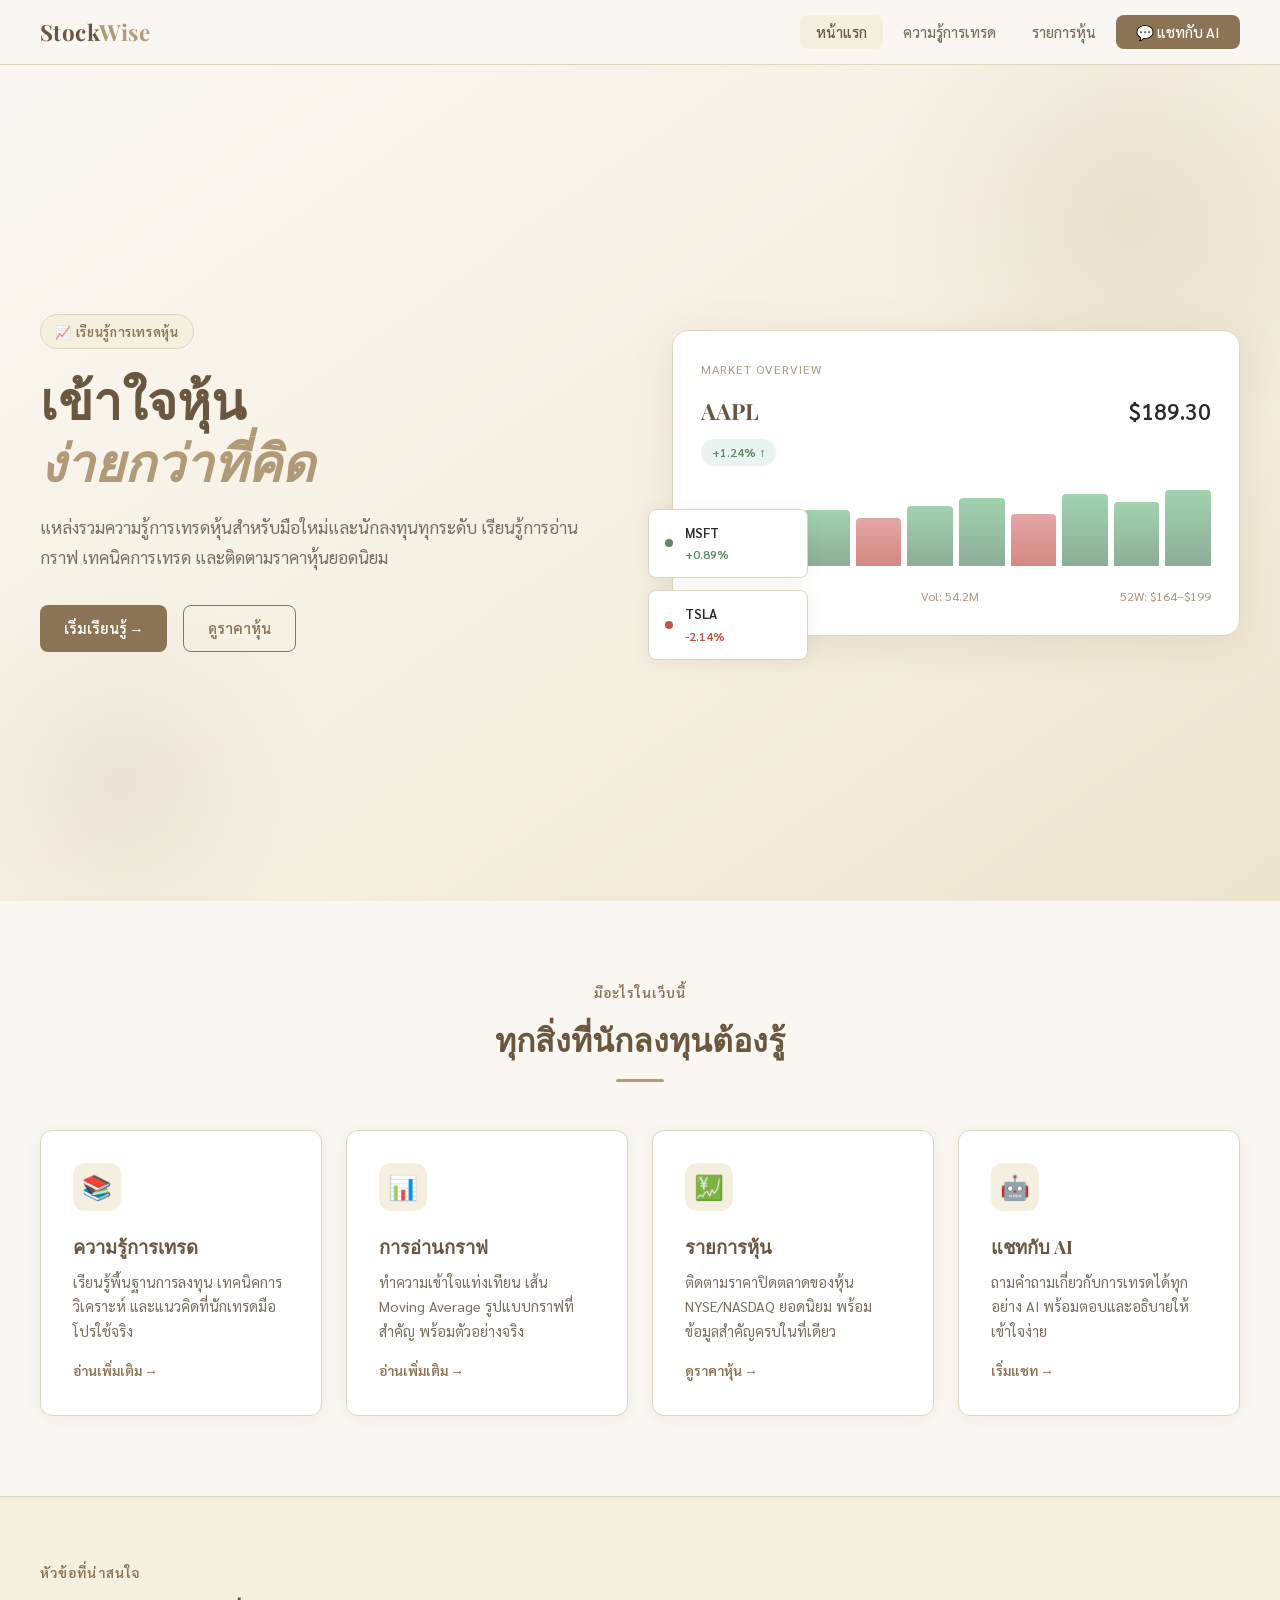
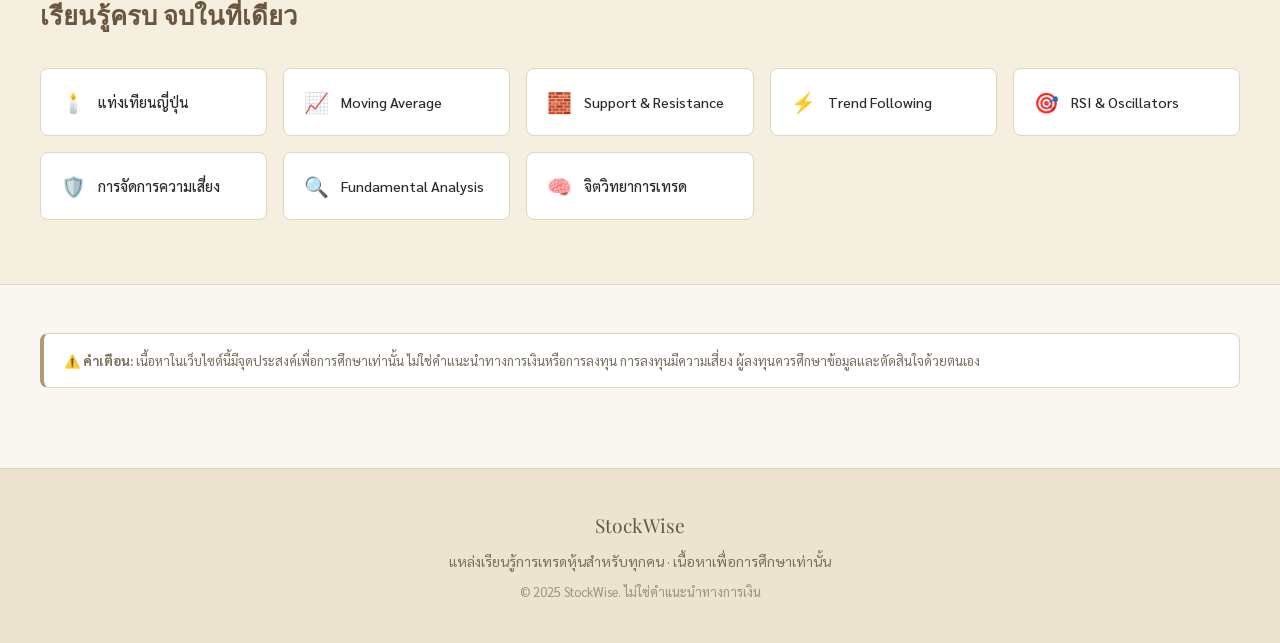
<file: index.html>
<!DOCTYPE html>
<html lang="th">
<head>
  <meta charset="UTF-8" />
  <meta name="viewport" content="width=device-width, initial-scale=1.0" />
  <title>StockWise — เรียนรู้การเทรดหุ้น</title>
  <link rel="stylesheet" href="style.css" />
  <style>
    /* ─── HERO ─── */
    .hero {
      min-height: calc(100vh - 64px);
      display: flex;
      align-items: center;
      background: linear-gradient(145deg, var(--bg) 0%, var(--egg) 60%, var(--cream) 100%);
      position: relative;
      overflow: hidden;
      padding: 4rem 2rem;
    }

    .hero::before {
      content: '';
      position: absolute;
      top: -100px; right: -100px;
      width: 500px; height: 500px;
      background: radial-gradient(circle, rgba(176,154,120,0.18) 0%, transparent 70%);
      border-radius: 50%;
      pointer-events: none;
    }

    .hero::after {
      content: '';
      position: absolute;
      bottom: -80px; left: -80px;
      width: 400px; height: 400px;
      background: radial-gradient(circle, rgba(139,115,85,0.10) 0%, transparent 70%);
      border-radius: 50%;
      pointer-events: none;
    }

    .hero-inner {
      max-width: 1200px;
      margin: 0 auto;
      display: grid;
      grid-template-columns: 1fr 1fr;
      gap: 4rem;
      align-items: center;
      position: relative;
      z-index: 1;
    }

    .hero-eyebrow {
      display: inline-block;
      background: var(--egg);
      border: 1px solid var(--border);
      color: var(--accent);
      font-size: 0.8rem;
      font-weight: 600;
      padding: 0.35rem 0.9rem;
      border-radius: 999px;
      margin-bottom: 1.25rem;
      letter-spacing: 0.05em;
      text-transform: uppercase;
    }

    .hero h1 {
      font-family: 'Playfair Display', serif;
      font-size: clamp(2.2rem, 5vw, 3.2rem);
      line-height: 1.2;
      color: var(--accent-dark);
      margin-bottom: 1.25rem;
    }

    .hero h1 em {
      font-style: italic;
      color: var(--accent-light);
    }

    .hero-desc {
      color: var(--text-muted);
      font-size: 1.05rem;
      line-height: 1.8;
      margin-bottom: 2rem;
    }

    .hero-actions {
      display: flex;
      gap: 1rem;
      flex-wrap: wrap;
    }

    /* ─── HERO VISUAL (right side) ─── */
    .hero-visual {
      position: relative;
    }

    .hero-card-main {
      background: #fff;
      border: 1px solid var(--border);
      border-radius: 16px;
      padding: 1.75rem;
      box-shadow: var(--shadow-lg);
    }

    .hero-card-main .card-label {
      font-size: 0.78rem;
      color: var(--text-light);
      text-transform: uppercase;
      letter-spacing: 0.08em;
      margin-bottom: 0.75rem;
    }

    .hero-ticker {
      display: flex;
      align-items: center;
      justify-content: space-between;
      margin-bottom: 0.4rem;
    }

    .hero-ticker .symbol {
      font-family: 'Playfair Display', serif;
      font-size: 1.4rem;
      font-weight: 700;
      color: var(--accent-dark);
    }

    .hero-ticker .price {
      font-size: 1.4rem;
      font-weight: 600;
      color: var(--text);
    }

    .hero-chart-bars {
      display: flex;
      align-items: flex-end;
      gap: 6px;
      height: 80px;
      margin: 1.25rem 0;
    }

    .hero-chart-bars .bar {
      flex: 1;
      background: linear-gradient(to top, var(--accent), var(--accent-light));
      border-radius: 4px 4px 0 0;
      opacity: 0.7;
      transition: opacity 0.2s;
    }

    .hero-chart-bars .bar:hover { opacity: 1; }
    .hero-chart-bars .bar.up { background: linear-gradient(to top, var(--green), #7BBF8E); }
    .hero-chart-bars .bar.down { background: linear-gradient(to top, var(--red), #D98080); }

    .hero-mini-cards {
      position: absolute;
      bottom: -1.5rem;
      left: -1.5rem;
      display: flex;
      flex-direction: column;
      gap: 0.75rem;
    }

    .hero-mini-card {
      background: #fff;
      border: 1px solid var(--border);
      border-radius: var(--radius-sm);
      padding: 0.75rem 1rem;
      box-shadow: var(--shadow);
      font-size: 0.85rem;
      display: flex;
      align-items: center;
      gap: 0.75rem;
      min-width: 160px;
    }

    .mini-dot {
      width: 8px; height: 8px;
      border-radius: 50%;
      flex-shrink: 0;
    }

    /* ─── FEATURES ─── */
    .features {
      padding: 5rem 2rem;
    }

    .features-header {
      text-align: center;
      margin-bottom: 3rem;
    }

    .features-grid {
      max-width: 1200px;
      margin: 0 auto;
      display: grid;
      grid-template-columns: repeat(auto-fit, minmax(260px, 1fr));
      gap: 1.5rem;
    }

    .feature-card {
      background: var(--card);
      border: 1px solid var(--border);
      border-radius: var(--radius);
      padding: 2rem;
      box-shadow: var(--shadow);
      transition: all 0.25s;
      text-decoration: none;
      color: inherit;
      display: block;
    }

    .feature-card:hover {
      box-shadow: var(--shadow-lg);
      transform: translateY(-4px);
      border-color: var(--accent-light);
    }

    .feature-icon {
      width: 48px; height: 48px;
      background: var(--egg);
      border-radius: 12px;
      display: flex;
      align-items: center;
      justify-content: center;
      font-size: 1.5rem;
      margin-bottom: 1.25rem;
    }

    .feature-card h3 {
      font-family: 'Playfair Display', serif;
      font-size: 1.15rem;
      color: var(--accent-dark);
      margin-bottom: 0.5rem;
    }

    .feature-card p {
      color: var(--text-muted);
      font-size: 0.9rem;
      line-height: 1.7;
    }

    .feature-arrow {
      display: inline-block;
      margin-top: 1rem;
      color: var(--accent);
      font-size: 0.85rem;
      font-weight: 600;
    }

    /* ─── TOPICS PREVIEW ─── */
    .topics {
      padding: 4rem 2rem;
      background: var(--egg);
      border-top: 1px solid var(--border);
      border-bottom: 1px solid var(--border);
    }

    .topics-inner {
      max-width: 1200px;
      margin: 0 auto;
    }

    .topics-grid {
      display: grid;
      grid-template-columns: repeat(auto-fill, minmax(200px, 1fr));
      gap: 1rem;
      margin-top: 2rem;
    }

    .topic-chip {
      background: #fff;
      border: 1px solid var(--border);
      border-radius: var(--radius-sm);
      padding: 1rem 1.25rem;
      text-decoration: none;
      color: var(--text);
      display: flex;
      align-items: center;
      gap: 0.75rem;
      font-size: 0.9rem;
      font-weight: 500;
      transition: all 0.2s;
    }

    .topic-chip:hover {
      border-color: var(--accent-light);
      background: var(--egg);
      color: var(--accent-dark);
    }

    .topic-chip .chip-icon { font-size: 1.25rem; }

    /* ─── DISCLAIMER ─── */
    .disclaimer {
      max-width: 1200px;
      margin: 3rem auto 0;
      padding: 0 2rem;
      background: #fff;
      border: 1px solid var(--border);
      border-left: 4px solid var(--accent-light);
      border-radius: var(--radius-sm);
      padding: 1rem 1.25rem;
      color: var(--text-muted);
      font-size: 0.82rem;
      line-height: 1.6;
    }

    @media (max-width: 768px) {
      .hero-inner { grid-template-columns: 1fr; gap: 2rem; }
      .hero-visual { display: none; }
      .hero { min-height: auto; padding: 3rem 1rem; }
    }
  </style>
</head>
<body>

<!-- NAVBAR -->
<nav>
  <div class="nav-inner">
    <a href="index.html" class="nav-logo">Stock<span>Wise</span></a>
    <div class="nav-toggle" onclick="document.querySelector('.nav-links').classList.toggle('open')">
      <span></span><span></span><span></span>
    </div>
    <ul class="nav-links">
      <li><a href="index.html" class="active">หน้าแรก</a></li>
      <li><a href="learn.html">ความรู้การเทรด</a></li>
      <li><a href="stocks.html">รายการหุ้น</a></li>
      <li><a href="chat.html" class="nav-cta">💬 แชทกับ AI</a></li>
    </ul>
  </div>
</nav>

<!-- HERO -->
<section class="hero">
  <div class="hero-inner">
    <div class="hero-text">
      <span class="hero-eyebrow">📈 เรียนรู้การเทรดหุ้น</span>
      <h1>เข้าใจหุ้น<br /><em>ง่ายกว่าที่คิด</em></h1>
      <p class="hero-desc">
        แหล่งรวมความรู้การเทรดหุ้นสำหรับมือใหม่และนักลงทุนทุกระดับ
        เรียนรู้การอ่านกราฟ เทคนิคการเทรด และติดตามราคาหุ้นยอดนิยม
      </p>
      <div class="hero-actions">
        <a href="learn.html" class="btn btn-primary">เริ่มเรียนรู้ →</a>
        <a href="stocks.html" class="btn btn-outline">ดูราคาหุ้น</a>
      </div>
    </div>

    <div class="hero-visual">
      <div class="hero-card-main">
        <div class="card-label">Market Overview</div>
        <div class="hero-ticker">
          <span class="symbol">AAPL</span>
          <span class="price">$189.30</span>
        </div>
        <span class="badge badge-green">+1.24% ↑</span>
        <div class="hero-chart-bars">
          <div class="bar down" style="height:45%"></div>
          <div class="bar up"   style="height:55%"></div>
          <div class="bar up"   style="height:70%"></div>
          <div class="bar down" style="height:60%"></div>
          <div class="bar up"   style="height:75%"></div>
          <div class="bar up"   style="height:85%"></div>
          <div class="bar down" style="height:65%"></div>
          <div class="bar up"   style="height:90%"></div>
          <div class="bar up"   style="height:80%"></div>
          <div class="bar up"   style="height:95%"></div>
        </div>
        <div style="display:flex;justify-content:space-between;font-size:0.78rem;color:var(--text-light)">
          <span>Open: $186.52</span>
          <span>Vol: 54.2M</span>
          <span>52W: $164–$199</span>
        </div>
      </div>

      <div class="hero-mini-cards">
        <div class="hero-mini-card">
          <div class="mini-dot" style="background:var(--green)"></div>
          <div>
            <div style="font-weight:600;font-size:0.82rem">MSFT</div>
            <div class="price-up" style="font-size:0.78rem">+0.89%</div>
          </div>
        </div>
        <div class="hero-mini-card">
          <div class="mini-dot" style="background:var(--red)"></div>
          <div>
            <div style="font-weight:600;font-size:0.82rem">TSLA</div>
            <div class="price-down" style="font-size:0.78rem">-2.14%</div>
          </div>
        </div>
      </div>
    </div>
  </div>
</section>

<!-- FEATURES -->
<section class="features">
  <div class="features-header">
    <p style="color:var(--accent);font-weight:600;font-size:0.85rem;letter-spacing:0.08em;text-transform:uppercase;margin-bottom:0.5rem">มีอะไรในเว็บนี้</p>
    <h2 class="section-title" style="font-size:2rem">ทุกสิ่งที่นักลงทุนต้องรู้</h2>
    <div class="divider" style="margin:0.75rem auto 0"></div>
  </div>

  <div class="features-grid">
    <a href="learn.html" class="feature-card fade-up fade-up-delay-1">
      <div class="feature-icon">📚</div>
      <h3>ความรู้การเทรด</h3>
      <p>เรียนรู้พื้นฐานการลงทุน เทคนิคการวิเคราะห์ และแนวคิดที่นักเทรดมือโปรใช้จริง</p>
      <span class="feature-arrow">อ่านเพิ่มเติม →</span>
    </a>
    <a href="learn-chart.html" class="feature-card fade-up fade-up-delay-2">
      <div class="feature-icon">📊</div>
      <h3>การอ่านกราฟ</h3>
      <p>ทำความเข้าใจแท่งเทียน เส้น Moving Average รูปแบบกราฟที่สำคัญ พร้อมตัวอย่างจริง</p>
      <span class="feature-arrow">อ่านเพิ่มเติม →</span>
    </a>
    <a href="stocks.html" class="feature-card fade-up fade-up-delay-3">
      <div class="feature-icon">💹</div>
      <h3>รายการหุ้น</h3>
      <p>ติดตามราคาปิดตลาดของหุ้น NYSE/NASDAQ ยอดนิยม พร้อมข้อมูลสำคัญครบในที่เดียว</p>
      <span class="feature-arrow">ดูราคาหุ้น →</span>
    </a>
    <a href="chat.html" class="feature-card fade-up fade-up-delay-4">
      <div class="feature-icon">🤖</div>
      <h3>แชทกับ AI</h3>
      <p>ถามคำถามเกี่ยวกับการเทรดได้ทุกอย่าง AI พร้อมตอบและอธิบายให้เข้าใจง่าย</p>
      <span class="feature-arrow">เริ่มแชท →</span>
    </a>
  </div>
</section>

<!-- TOPICS PREVIEW -->
<section class="topics">
  <div class="topics-inner">
    <p style="color:var(--accent);font-weight:600;font-size:0.85rem;letter-spacing:0.08em;text-transform:uppercase;margin-bottom:0.5rem">หัวข้อที่น่าสนใจ</p>
    <h2 class="section-title">เรียนรู้ครบ จบในที่เดียว</h2>

    <div class="topics-grid">
      <a href="learn-chart.html" class="topic-chip">
        <span class="chip-icon">🕯️</span> แท่งเทียนญี่ปุ่น
      </a>
      <a href="learn-chart.html#ma" class="topic-chip">
        <span class="chip-icon">📈</span> Moving Average
      </a>
      <a href="learn-chart.html#support" class="topic-chip">
        <span class="chip-icon">🧱</span> Support & Resistance
      </a>
      <a href="learn-technique.html" class="topic-chip">
        <span class="chip-icon">⚡</span> Trend Following
      </a>
      <a href="learn-technique.html#rsi" class="topic-chip">
        <span class="chip-icon">🎯</span> RSI & Oscillators
      </a>
      <a href="learn-technique.html#risk" class="topic-chip">
        <span class="chip-icon">🛡️</span> การจัดการความเสี่ยง
      </a>
      <a href="learn.html#fundamental" class="topic-chip">
        <span class="chip-icon">🔍</span> Fundamental Analysis
      </a>
      <a href="learn.html#psychology" class="topic-chip">
        <span class="chip-icon">🧠</span> จิตวิทยาการเทรด
      </a>
    </div>
  </div>
</section>

<!-- DISCLAIMER -->
<div class="disclaimer container" style="margin-top:3rem">
  ⚠️ <strong>คำเตือน:</strong> เนื้อหาในเว็บไซต์นี้มีจุดประสงค์เพื่อการศึกษาเท่านั้น ไม่ใช่คำแนะนำทางการเงินหรือการลงทุน
  การลงทุนมีความเสี่ยง ผู้ลงทุนควรศึกษาข้อมูลและตัดสินใจด้วยตนเอง
</div>

<!-- FOOTER -->
<footer>
  <span class="footer-logo">StockWise</span>
  <p>แหล่งเรียนรู้การเทรดหุ้นสำหรับทุกคน · เนื้อหาเพื่อการศึกษาเท่านั้น</p>
  <p style="margin-top:0.5rem;font-size:0.8rem;opacity:0.7">© 2025 StockWise. ไม่ใช่คำแนะนำทางการเงิน</p>
</footer>

<script src="main.js"></script>
</body>
</html>
</file>
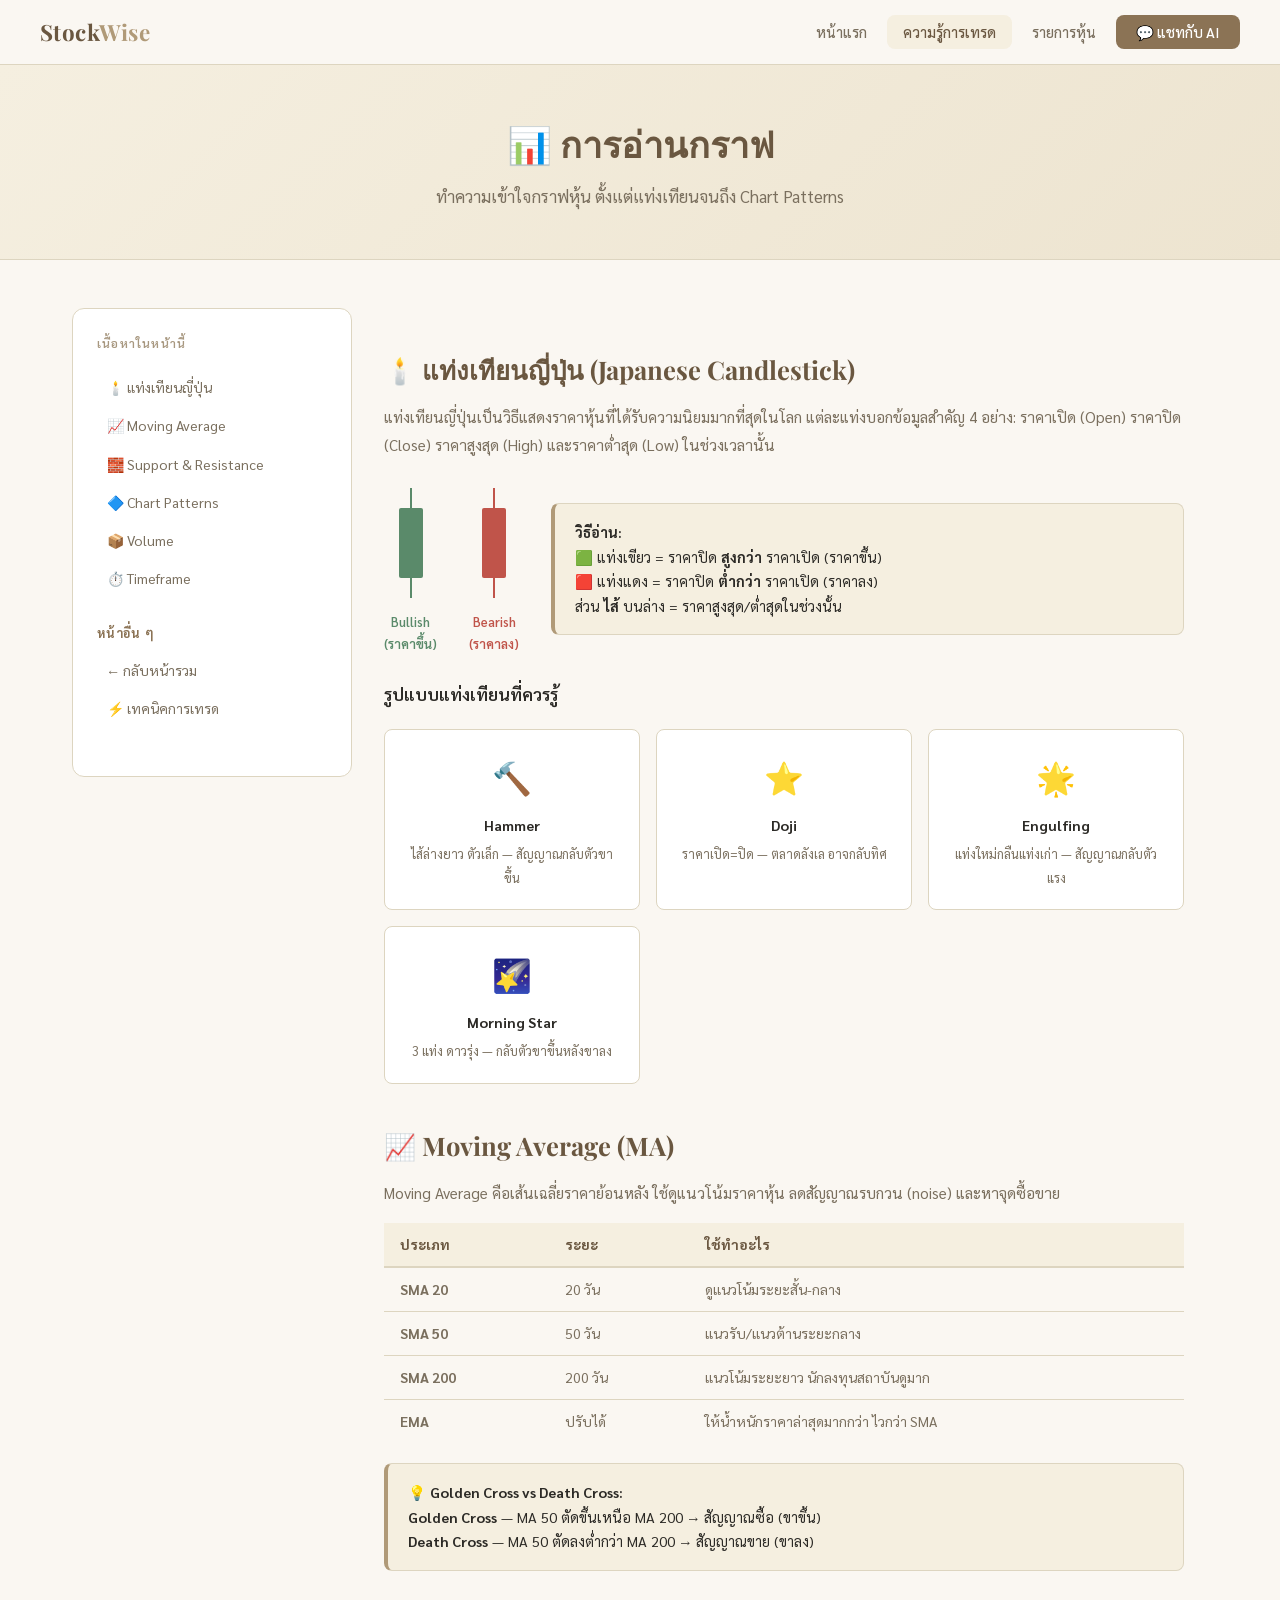
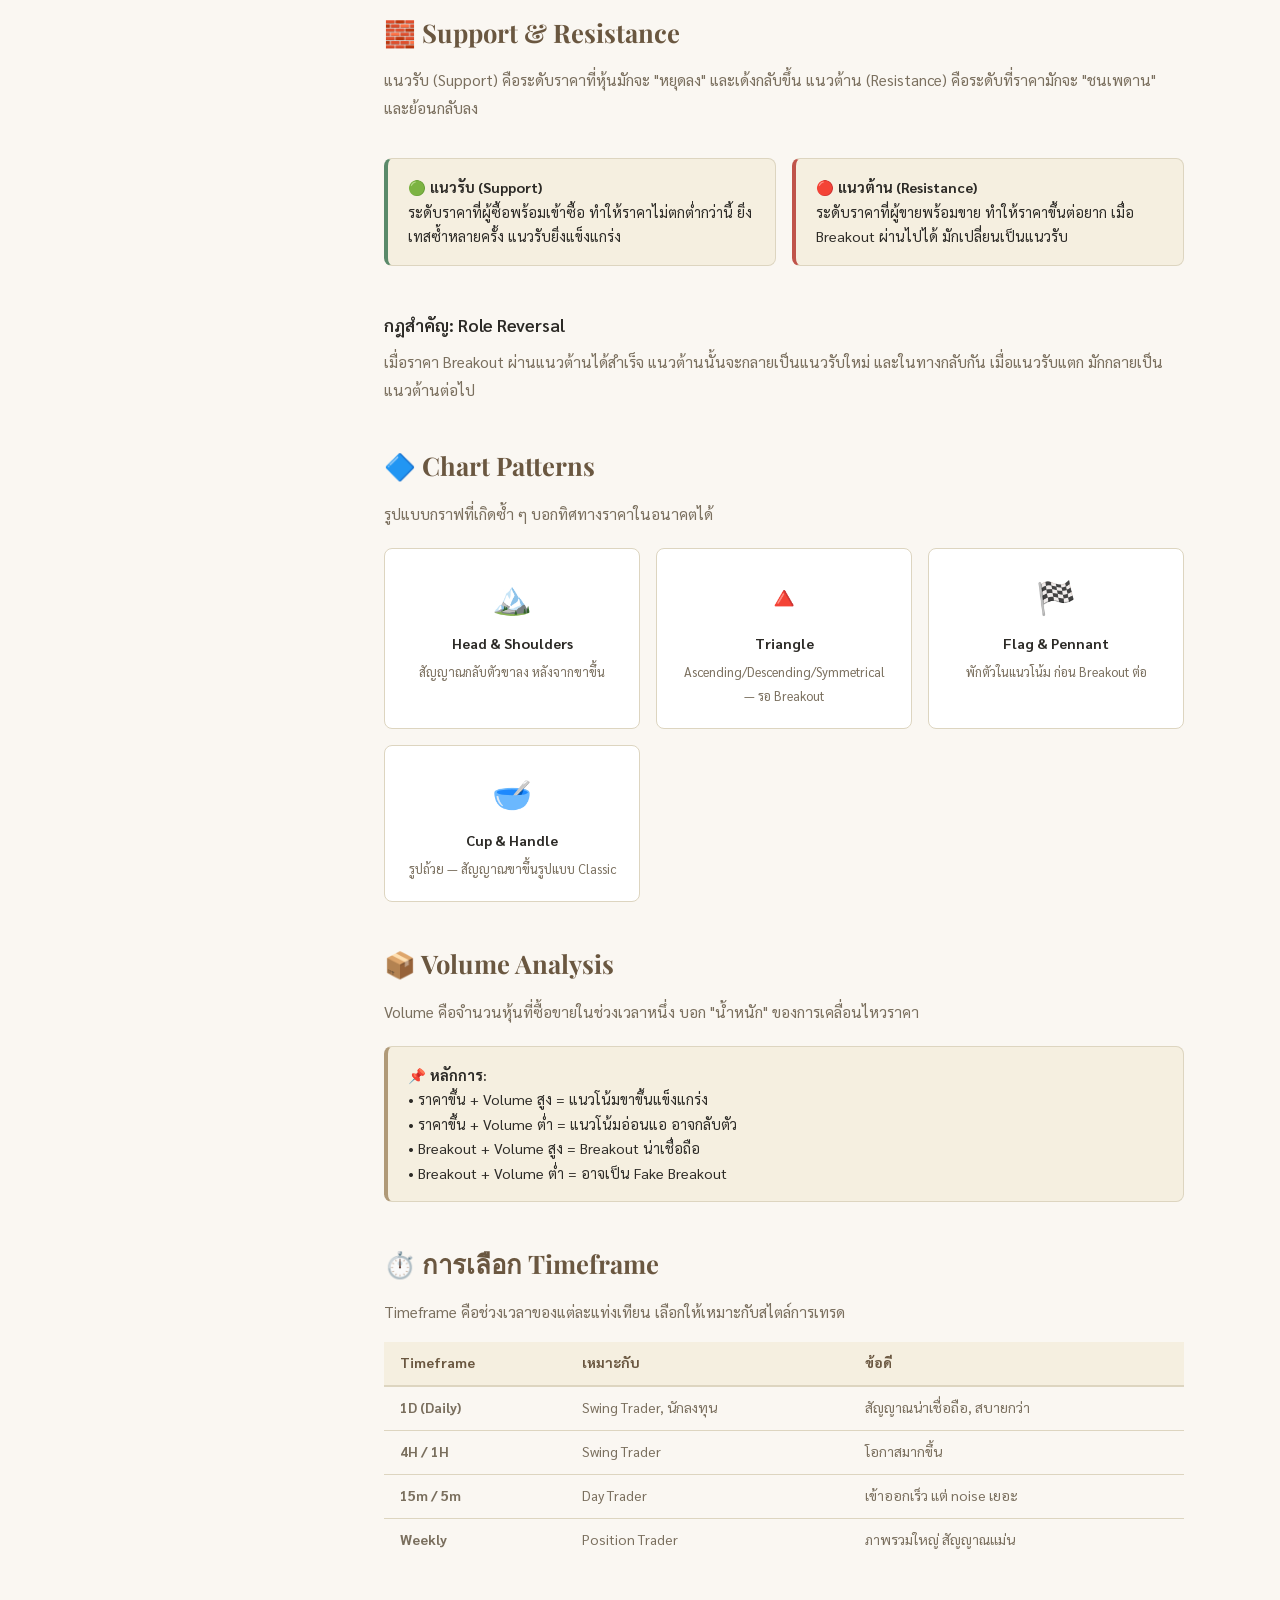
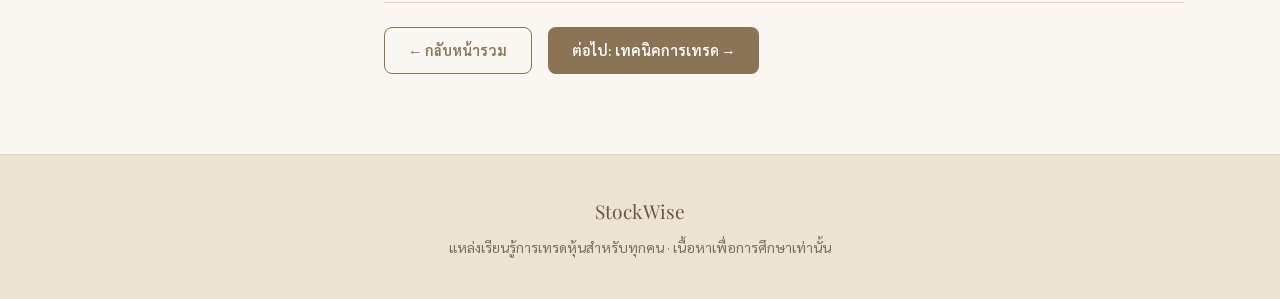
<file: learn-chart.html>
<!DOCTYPE html>
<html lang="th">
<head>
  <meta charset="UTF-8" />
  <meta name="viewport" content="width=device-width, initial-scale=1.0" />
  <title>การอ่านกราฟ — StockWise</title>
  <link rel="stylesheet" href="style.css" />
  <style>
    .learn-grid {
      display: grid;
      grid-template-columns: 280px 1fr;
      gap: 2rem;
      max-width: 1200px;
      margin: 3rem auto;
      padding: 0 2rem;
      align-items: start;
    }

    .sidebar {
      background: var(--card);
      border: 1px solid var(--border);
      border-radius: var(--radius);
      padding: 1.5rem;
      position: sticky;
      top: 84px;
    }

    .sidebar-title { font-size:0.75rem; text-transform:uppercase; letter-spacing:0.1em; color:var(--text-light); font-weight:600; margin-bottom:1rem; }
    .sidebar-section { margin-bottom: 1.5rem; }
    .sidebar-section-label { font-size:0.8rem; font-weight:700; color:var(--accent); text-transform:uppercase; letter-spacing:0.06em; margin-bottom:0.5rem; }
    .sidebar-link { display:flex; align-items:center; gap:0.6rem; text-decoration:none; color:var(--text-muted); font-size:0.875rem; padding:0.45rem 0.6rem; border-radius:var(--radius-sm); transition:all 0.15s; }
    .sidebar-link:hover, .sidebar-link.active { color:var(--accent-dark); background:var(--egg); }

    /* ─── ARTICLE ─── */
    .article { max-width: 800px; }

    .article h2 {
      font-family: 'Playfair Display', serif;
      font-size: 1.6rem;
      color: var(--accent-dark);
      margin: 2.5rem 0 0.75rem;
      scroll-margin-top: 84px;
    }

    .article h3 {
      font-size: 1.1rem;
      font-weight: 600;
      color: var(--text);
      margin: 1.5rem 0 0.5rem;
    }

    .article p {
      color: var(--text-muted);
      line-height: 1.85;
      margin-bottom: 1rem;
      font-size: 0.95rem;
    }

    .info-box {
      background: var(--egg);
      border: 1px solid var(--border);
      border-left: 4px solid var(--accent-light);
      border-radius: var(--radius-sm);
      padding: 1rem 1.25rem;
      margin: 1.25rem 0;
      font-size: 0.9rem;
      color: var(--text);
      line-height: 1.7;
    }

    /* ─── CANDLESTICK VISUAL ─── */
    .candle-demo {
      display: flex;
      gap: 2rem;
      flex-wrap: wrap;
      margin: 1.5rem 0;
    }

    .candle-item {
      display: flex;
      flex-direction: column;
      align-items: center;
      gap: 0.5rem;
    }

    .candle-svg { width: 48px; }

    .candle-label {
      font-size: 0.8rem;
      font-weight: 600;
      color: var(--text-muted);
      text-align: center;
    }

    /* ─── PATTERN CARDS ─── */
    .pattern-grid {
      display: grid;
      grid-template-columns: repeat(auto-fill, minmax(200px, 1fr));
      gap: 1rem;
      margin: 1.25rem 0;
    }

    .pattern-card {
      background: var(--card);
      border: 1px solid var(--border);
      border-radius: var(--radius-sm);
      padding: 1.25rem;
      text-align: center;
    }

    .pattern-icon { font-size: 2rem; margin-bottom: 0.5rem; }

    .pattern-card h4 {
      font-size: 0.9rem;
      font-weight: 700;
      color: var(--text);
      margin-bottom: 0.3rem;
    }

    .pattern-card p {
      font-size: 0.8rem;
      color: var(--text-muted);
      margin: 0;
    }

    /* ─── MA VISUAL ─── */
    .ma-table {
      width: 100%;
      border-collapse: collapse;
      font-size: 0.875rem;
      margin: 1rem 0;
    }

    .ma-table th {
      background: var(--egg);
      color: var(--accent-dark);
      font-weight: 700;
      padding: 0.6rem 1rem;
      text-align: left;
      border-bottom: 2px solid var(--border);
    }

    .ma-table td {
      padding: 0.6rem 1rem;
      border-bottom: 1px solid var(--border);
      color: var(--text-muted);
    }

    .ma-table tr:last-child td { border-bottom: none; }

    @media (max-width: 900px) {
      .learn-grid { grid-template-columns: 1fr; }
      .sidebar { position: static; }
    }
  </style>
</head>
<body>

<nav>
  <div class="nav-inner">
    <a href="index.html" class="nav-logo">Stock<span>Wise</span></a>
    <div class="nav-toggle"><span></span><span></span><span></span></div>
    <ul class="nav-links">
      <li><a href="index.html">หน้าแรก</a></li>
      <li><a href="learn.html" class="active">ความรู้การเทรด</a></li>
      <li><a href="stocks.html">รายการหุ้น</a></li>
      <li><a href="chat.html" class="nav-cta">💬 แชทกับ AI</a></li>
    </ul>
  </div>
</nav>

<div class="page-header">
  <h1>📊 การอ่านกราฟ</h1>
  <p>ทำความเข้าใจกราฟหุ้น ตั้งแต่แท่งเทียนจนถึง Chart Patterns</p>
</div>

<div class="learn-grid">
  <!-- SIDEBAR -->
  <aside class="sidebar">
    <div class="sidebar-title">เนื้อหาในหน้านี้</div>
    <div class="sidebar-section">
      <a href="learn-chart.html#candlestick" class="sidebar-link">🕯️ แท่งเทียนญี่ปุ่น</a>
      <a href="learn-chart.html#ma" class="sidebar-link">📈 Moving Average</a>
      <a href="learn-chart.html#support" class="sidebar-link">🧱 Support & Resistance</a>
      <a href="learn-chart.html#patterns" class="sidebar-link">🔷 Chart Patterns</a>
      <a href="learn-chart.html#volume" class="sidebar-link">📦 Volume</a>
      <a href="learn-chart.html#timeframe" class="sidebar-link">⏱️ Timeframe</a>
    </div>
    <div class="sidebar-section">
      <div class="sidebar-section-label">หน้าอื่น ๆ</div>
      <a href="learn.html" class="sidebar-link">← กลับหน้ารวม</a>
      <a href="learn-technique.html" class="sidebar-link">⚡ เทคนิคการเทรด</a>
    </div>
  </aside>

  <!-- ARTICLE -->
  <article class="article">

    <!-- Candlestick -->
    <section id="candlestick">
      <h2>🕯️ แท่งเทียนญี่ปุ่น (Japanese Candlestick)</h2>
      <p>
        แท่งเทียนญี่ปุ่นเป็นวิธีแสดงราคาหุ้นที่ได้รับความนิยมมากที่สุดในโลก
        แต่ละแท่งบอกข้อมูลสำคัญ 4 อย่าง: ราคาเปิด (Open) ราคาปิด (Close)
        ราคาสูงสุด (High) และราคาต่ำสุด (Low) ในช่วงเวลานั้น
      </p>

      <div class="candle-demo">
        <div class="candle-item">
          <svg class="candle-svg" viewBox="0 0 48 120" xmlns="http://www.w3.org/2000/svg">
            <line x1="24" y1="5" x2="24" y2="25" stroke="#5A8A6A" stroke-width="2"/>
            <rect x="12" y="25" width="24" height="70" fill="#5A8A6A" rx="2"/>
            <line x1="24" y1="95" x2="24" y2="115" stroke="#5A8A6A" stroke-width="2"/>
          </svg>
          <span class="candle-label" style="color:var(--green)">Bullish<br/>(ราคาขึ้น)</span>
        </div>
        <div class="candle-item">
          <svg class="candle-svg" viewBox="0 0 48 120" xmlns="http://www.w3.org/2000/svg">
            <line x1="24" y1="5" x2="24" y2="25" stroke="#C0544A" stroke-width="2"/>
            <rect x="12" y="25" width="24" height="70" fill="#C0544A" rx="2"/>
            <line x1="24" y1="95" x2="24" y2="115" stroke="#C0544A" stroke-width="2"/>
          </svg>
          <span class="candle-label" style="color:var(--red)">Bearish<br/>(ราคาลง)</span>
        </div>
        <div style="flex:1;min-width:200px">
          <div class="info-box">
            <strong>วิธีอ่าน:</strong><br/>
            🟩 แท่งเขียว = ราคาปิด <strong>สูงกว่า</strong> ราคาเปิด (ราคาขึ้น)<br/>
            🟥 แท่งแดง = ราคาปิด <strong>ต่ำกว่า</strong> ราคาเปิด (ราคาลง)<br/>
            ส่วน <strong>ไส้</strong> บนล่าง = ราคาสูงสุด/ต่ำสุดในช่วงนั้น
          </div>
        </div>
      </div>

      <h3>รูปแบบแท่งเทียนที่ควรรู้</h3>
      <div class="pattern-grid">
        <div class="pattern-card">
          <div class="pattern-icon">🔨</div>
          <h4>Hammer</h4>
          <p>ไส้ล่างยาว ตัวเล็ก — สัญญาณกลับตัวขาขึ้น</p>
        </div>
        <div class="pattern-card">
          <div class="pattern-icon">⭐</div>
          <h4>Doji</h4>
          <p>ราคาเปิด=ปิด — ตลาดลังเล อาจกลับทิศ</p>
        </div>
        <div class="pattern-card">
          <div class="pattern-icon">🌟</div>
          <h4>Engulfing</h4>
          <p>แท่งใหม่กลืนแท่งเก่า — สัญญาณกลับตัวแรง</p>
        </div>
        <div class="pattern-card">
          <div class="pattern-icon">🌠</div>
          <h4>Morning Star</h4>
          <p>3 แท่ง ดาวรุ่ง — กลับตัวขาขึ้นหลังขาลง</p>
        </div>
      </div>
    </section>

    <!-- MA -->
    <section id="ma">
      <h2>📈 Moving Average (MA)</h2>
      <p>
        Moving Average คือเส้นเฉลี่ยราคาย้อนหลัง ใช้ดูแนวโน้มราคาหุ้น
        ลดสัญญาณรบกวน (noise) และหาจุดซื้อขาย
      </p>

      <table class="ma-table">
        <thead>
          <tr>
            <th>ประเภท</th>
            <th>ระยะ</th>
            <th>ใช้ทำอะไร</th>
          </tr>
        </thead>
        <tbody>
          <tr>
            <td><strong>SMA 20</strong></td>
            <td>20 วัน</td>
            <td>ดูแนวโน้มระยะสั้น-กลาง</td>
          </tr>
          <tr>
            <td><strong>SMA 50</strong></td>
            <td>50 วัน</td>
            <td>แนวรับ/แนวต้านระยะกลาง</td>
          </tr>
          <tr>
            <td><strong>SMA 200</strong></td>
            <td>200 วัน</td>
            <td>แนวโน้มระยะยาว นักลงทุนสถาบันดูมาก</td>
          </tr>
          <tr>
            <td><strong>EMA</strong></td>
            <td>ปรับได้</td>
            <td>ให้น้ำหนักราคาล่าสุดมากกว่า ไวกว่า SMA</td>
          </tr>
        </tbody>
      </table>

      <div class="info-box">
        💡 <strong>Golden Cross vs Death Cross:</strong><br/>
        <strong>Golden Cross</strong> — MA 50 ตัดขึ้นเหนือ MA 200 → สัญญาณซื้อ (ขาขึ้น)<br/>
        <strong>Death Cross</strong> — MA 50 ตัดลงต่ำกว่า MA 200 → สัญญาณขาย (ขาลง)
      </div>
    </section>

    <!-- Support & Resistance -->
    <section id="support">
      <h2>🧱 Support & Resistance</h2>
      <p>
        แนวรับ (Support) คือระดับราคาที่หุ้นมักจะ "หยุดลง" และเด้งกลับขึ้น
        แนวต้าน (Resistance) คือระดับที่ราคามักจะ "ชนเพดาน" และย้อนกลับลง
      </p>

      <div style="display:grid;grid-template-columns:1fr 1fr;gap:1rem;margin:1rem 0">
        <div class="info-box" style="border-left-color:var(--green)">
          🟢 <strong>แนวรับ (Support)</strong><br/>
          ระดับราคาที่ผู้ซื้อพร้อมเข้าซื้อ ทำให้ราคาไม่ตกต่ำกว่านี้
          ยิ่งเทสซ้ำหลายครั้ง แนวรับยิ่งแข็งแกร่ง
        </div>
        <div class="info-box" style="border-left-color:var(--red)">
          🔴 <strong>แนวต้าน (Resistance)</strong><br/>
          ระดับราคาที่ผู้ขายพร้อมขาย ทำให้ราคาขึ้นต่อยาก
          เมื่อ Breakout ผ่านไปได้ มักเปลี่ยนเป็นแนวรับ
        </div>
      </div>

      <h3>กฎสำคัญ: Role Reversal</h3>
      <p>
        เมื่อราคา Breakout ผ่านแนวต้านได้สำเร็จ แนวต้านนั้นจะกลายเป็นแนวรับใหม่
        และในทางกลับกัน เมื่อแนวรับแตก มักกลายเป็นแนวต้านต่อไป
      </p>
    </section>

    <!-- Chart Patterns -->
    <section id="patterns">
      <h2>🔷 Chart Patterns</h2>
      <p>รูปแบบกราฟที่เกิดซ้ำ ๆ บอกทิศทางราคาในอนาคตได้</p>

      <div class="pattern-grid">
        <div class="pattern-card">
          <div class="pattern-icon">🏔️</div>
          <h4>Head & Shoulders</h4>
          <p>สัญญาณกลับตัวขาลง หลังจากขาขึ้น</p>
        </div>
        <div class="pattern-card">
          <div class="pattern-icon">🔺</div>
          <h4>Triangle</h4>
          <p>Ascending/Descending/Symmetrical — รอ Breakout</p>
        </div>
        <div class="pattern-card">
          <div class="pattern-icon">🏁</div>
          <h4>Flag & Pennant</h4>
          <p>พักตัวในแนวโน้ม ก่อน Breakout ต่อ</p>
        </div>
        <div class="pattern-card">
          <div class="pattern-icon">🥣</div>
          <h4>Cup & Handle</h4>
          <p>รูปถ้วย — สัญญาณขาขึ้นรูปแบบ Classic</p>
        </div>
      </div>
    </section>

    <!-- Volume -->
    <section id="volume">
      <h2>📦 Volume Analysis</h2>
      <p>
        Volume คือจำนวนหุ้นที่ซื้อขายในช่วงเวลาหนึ่ง บอก "น้ำหนัก" ของการเคลื่อนไหวราคา
      </p>
      <div class="info-box">
        📌 <strong>หลักการ:</strong><br/>
        • ราคาขึ้น + Volume สูง = แนวโน้มขาขึ้นแข็งแกร่ง<br/>
        • ราคาขึ้น + Volume ต่ำ = แนวโน้มอ่อนแอ อาจกลับตัว<br/>
        • Breakout + Volume สูง = Breakout น่าเชื่อถือ<br/>
        • Breakout + Volume ต่ำ = อาจเป็น Fake Breakout
      </div>
    </section>

    <!-- Timeframe -->
    <section id="timeframe">
      <h2>⏱️ การเลือก Timeframe</h2>
      <p>Timeframe คือช่วงเวลาของแต่ละแท่งเทียน เลือกให้เหมาะกับสไตล์การเทรด</p>

      <table class="ma-table">
        <thead>
          <tr><th>Timeframe</th><th>เหมาะกับ</th><th>ข้อดี</th></tr>
        </thead>
        <tbody>
          <tr><td><strong>1D (Daily)</strong></td><td>Swing Trader, นักลงทุน</td><td>สัญญาณน่าเชื่อถือ, สบายกว่า</td></tr>
          <tr><td><strong>4H / 1H</strong></td><td>Swing Trader</td><td>โอกาสมากขึ้น</td></tr>
          <tr><td><strong>15m / 5m</strong></td><td>Day Trader</td><td>เข้าออกเร็ว แต่ noise เยอะ</td></tr>
          <tr><td><strong>Weekly</strong></td><td>Position Trader</td><td>ภาพรวมใหญ่ สัญญาณแม่น</td></tr>
        </tbody>
      </table>
    </section>

    <div style="margin-top:2.5rem;padding-top:1.5rem;border-top:1px solid var(--border);display:flex;gap:1rem;flex-wrap:wrap">
      <a href="learn.html" class="btn btn-outline">← กลับหน้ารวม</a>
      <a href="learn-technique.html" class="btn btn-primary">ต่อไป: เทคนิคการเทรด →</a>
    </div>

  </article>
</div>

<footer>
  <span class="footer-logo">StockWise</span>
  <p>แหล่งเรียนรู้การเทรดหุ้นสำหรับทุกคน · เนื้อหาเพื่อการศึกษาเท่านั้น</p>
</footer>

<script src="main.js"></script>
</body>
</html>
</file>
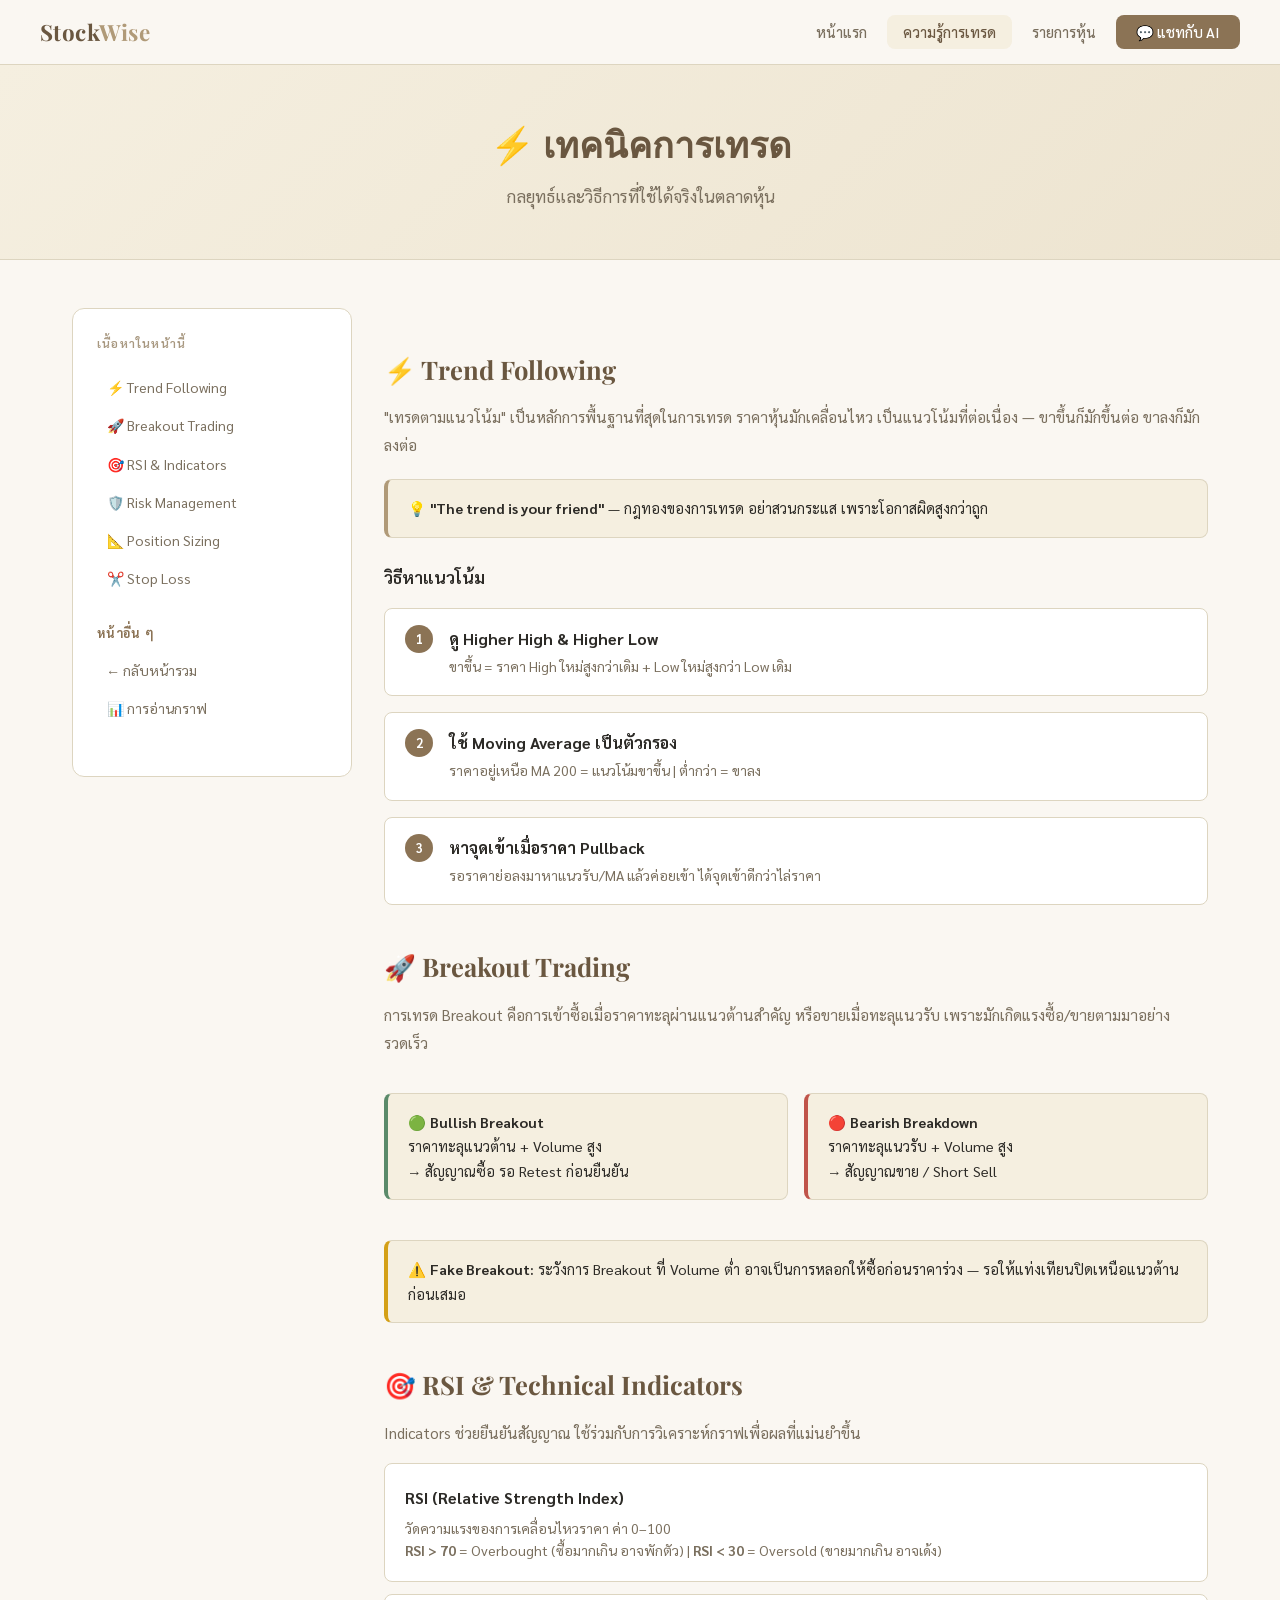
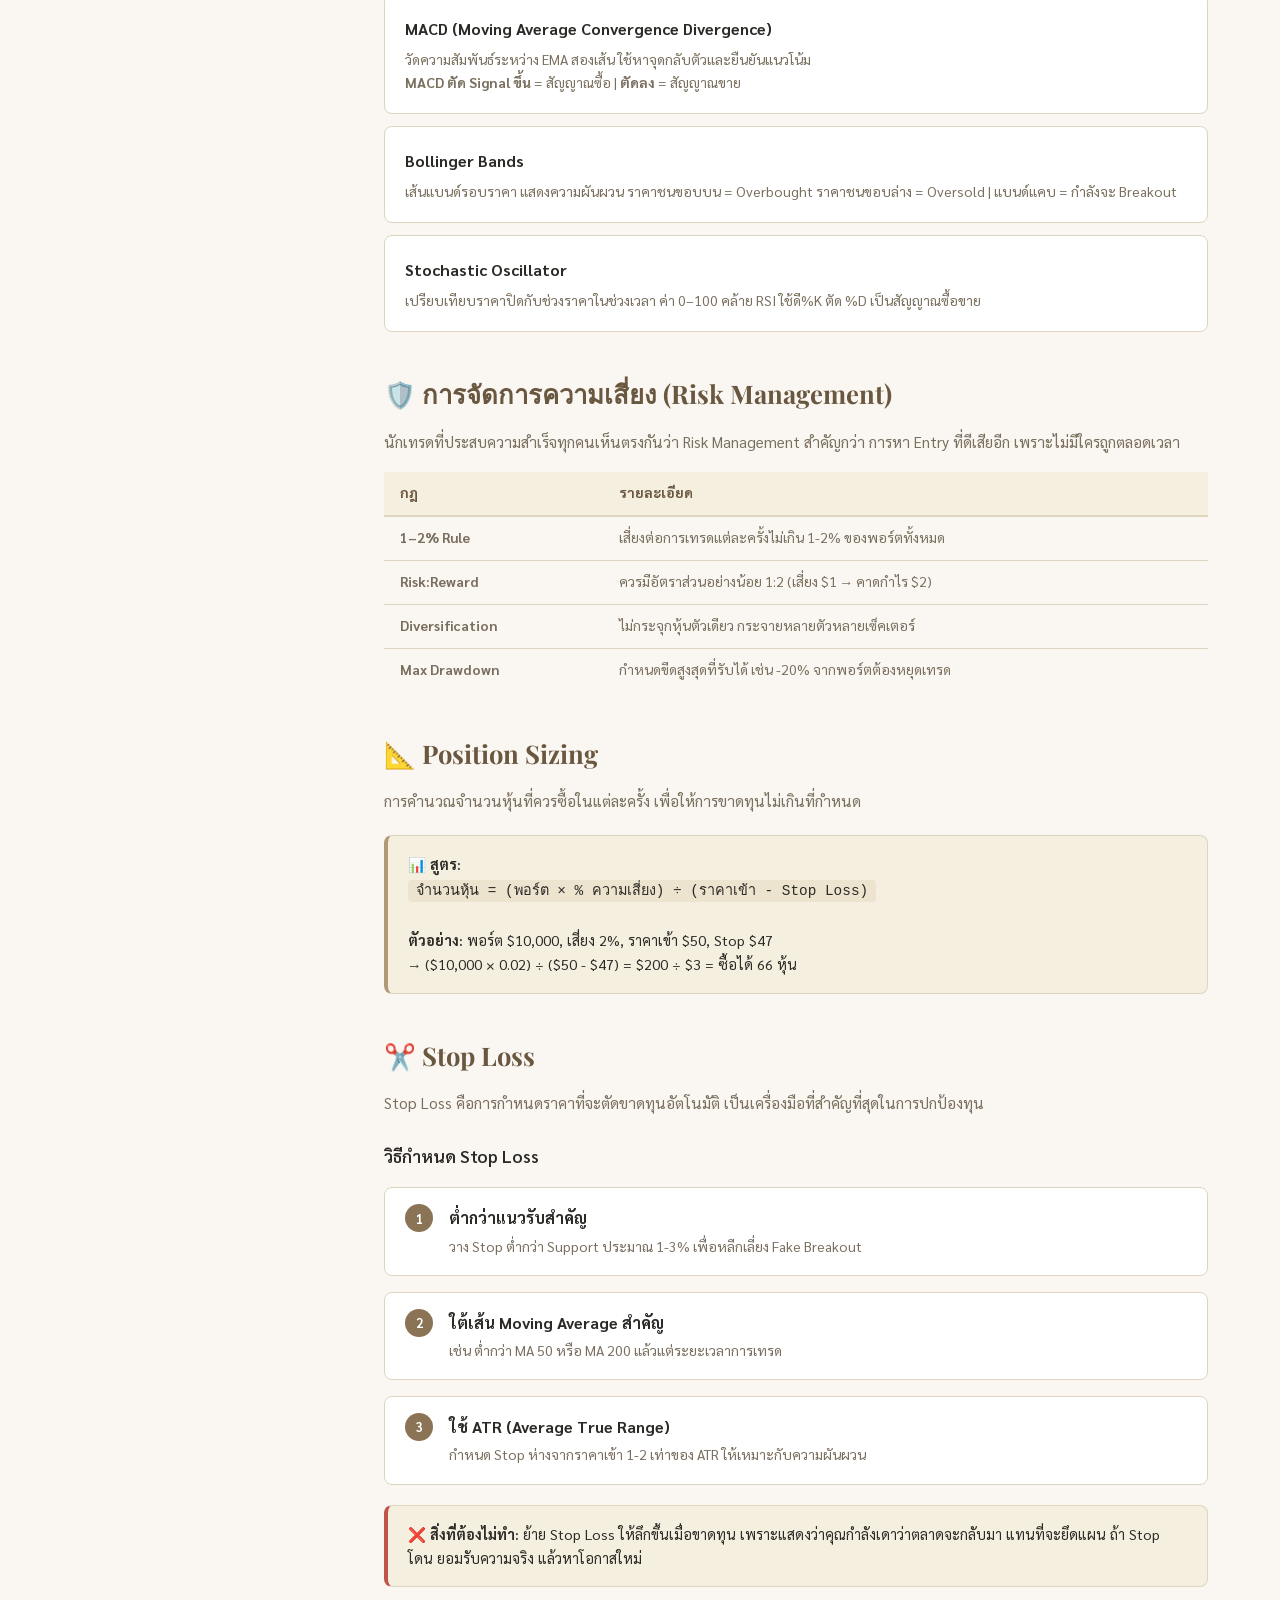
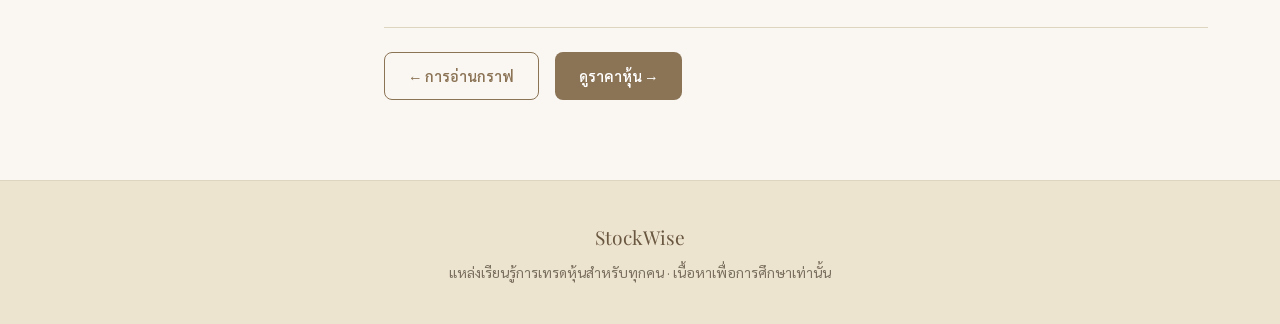
<file: learn-technique.html>
<!DOCTYPE html>
<html lang="th">
<head>
  <meta charset="UTF-8" />
  <meta name="viewport" content="width=device-width, initial-scale=1.0" />
  <title>เทคนิคการเทรด — StockWise</title>
  <link rel="stylesheet" href="style.css" />
  <style>
    .learn-grid {
      display: grid;
      grid-template-columns: 280px 1fr;
      gap: 2rem;
      max-width: 1200px;
      margin: 3rem auto;
      padding: 0 2rem;
      align-items: start;
    }
    .sidebar { background:var(--card); border:1px solid var(--border); border-radius:var(--radius); padding:1.5rem; position:sticky; top:84px; }
    .sidebar-title { font-size:0.75rem; text-transform:uppercase; letter-spacing:0.1em; color:var(--text-light); font-weight:600; margin-bottom:1rem; }
    .sidebar-section { margin-bottom:1.5rem; }
    .sidebar-section-label { font-size:0.8rem; font-weight:700; color:var(--accent); text-transform:uppercase; letter-spacing:0.06em; margin-bottom:0.5rem; }
    .sidebar-link { display:flex; align-items:center; gap:0.6rem; text-decoration:none; color:var(--text-muted); font-size:0.875rem; padding:0.45rem 0.6rem; border-radius:var(--radius-sm); transition:all 0.15s; }
    .sidebar-link:hover, .sidebar-link.active { color:var(--accent-dark); background:var(--egg); }

    .article h2 { font-family:'Playfair Display',serif; font-size:1.6rem; color:var(--accent-dark); margin:2.5rem 0 0.75rem; scroll-margin-top:84px; }
    .article h3 { font-size:1.1rem; font-weight:600; color:var(--text); margin:1.5rem 0 0.5rem; }
    .article p { color:var(--text-muted); line-height:1.85; margin-bottom:1rem; font-size:0.95rem; }

    .info-box { background:var(--egg); border:1px solid var(--border); border-left:4px solid var(--accent-light); border-radius:var(--radius-sm); padding:1rem 1.25rem; margin:1.25rem 0; font-size:0.9rem; color:var(--text); line-height:1.7; }

    .step-list { counter-reset:step; list-style:none; margin:1rem 0; }
    .step-list li {
      counter-increment: step;
      display: flex;
      gap: 1rem;
      margin-bottom: 1rem;
      padding: 1rem 1.25rem;
      background: var(--card);
      border: 1px solid var(--border);
      border-radius: var(--radius-sm);
    }
    .step-list li::before {
      content: counter(step);
      min-width: 28px; height: 28px;
      background: var(--accent);
      color: #fff;
      border-radius: 50%;
      display: flex;
      align-items: center;
      justify-content: center;
      font-size: 0.8rem;
      font-weight: 700;
      flex-shrink: 0;
    }

    .risk-table { width:100%; border-collapse:collapse; font-size:0.875rem; margin:1rem 0; }
    .risk-table th { background:var(--egg); color:var(--accent-dark); font-weight:700; padding:0.6rem 1rem; text-align:left; border-bottom:2px solid var(--border); }
    .risk-table td { padding:0.6rem 1rem; border-bottom:1px solid var(--border); color:var(--text-muted); }
    .risk-table tr:last-child td { border-bottom:none; }

    .indicator-card {
      background: var(--card);
      border: 1px solid var(--border);
      border-radius: var(--radius-sm);
      padding: 1.25rem;
      margin: 0.75rem 0;
    }
    .indicator-card h4 { font-weight:700; color:var(--text); margin-bottom:0.35rem; }
    .indicator-card p { font-size:0.875rem; color:var(--text-muted); margin:0; line-height:1.6; }

    @media (max-width:900px) { .learn-grid { grid-template-columns:1fr; } .sidebar { position:static; } }
  </style>
</head>
<body>

<nav>
  <div class="nav-inner">
    <a href="index.html" class="nav-logo">Stock<span>Wise</span></a>
    <div class="nav-toggle"><span></span><span></span><span></span></div>
    <ul class="nav-links">
      <li><a href="index.html">หน้าแรก</a></li>
      <li><a href="learn.html" class="active">ความรู้การเทรด</a></li>
      <li><a href="stocks.html">รายการหุ้น</a></li>
      <li><a href="chat.html" class="nav-cta">💬 แชทกับ AI</a></li>
    </ul>
  </div>
</nav>

<div class="page-header">
  <h1>⚡ เทคนิคการเทรด</h1>
  <p>กลยุทธ์และวิธีการที่ใช้ได้จริงในตลาดหุ้น</p>
</div>

<div class="learn-grid">
  <aside class="sidebar">
    <div class="sidebar-title">เนื้อหาในหน้านี้</div>
    <div class="sidebar-section">
      <a href="#trend" class="sidebar-link">⚡ Trend Following</a>
      <a href="#breakout" class="sidebar-link">🚀 Breakout Trading</a>
      <a href="#rsi" class="sidebar-link">🎯 RSI & Indicators</a>
      <a href="#risk" class="sidebar-link">🛡️ Risk Management</a>
      <a href="#position" class="sidebar-link">📐 Position Sizing</a>
      <a href="#stoploss" class="sidebar-link">✂️ Stop Loss</a>
    </div>
    <div class="sidebar-section">
      <div class="sidebar-section-label">หน้าอื่น ๆ</div>
      <a href="learn.html" class="sidebar-link">← กลับหน้ารวม</a>
      <a href="learn-chart.html" class="sidebar-link">📊 การอ่านกราฟ</a>
    </div>
  </aside>

  <article class="article">

    <!-- Trend Following -->
    <section id="trend">
      <h2>⚡ Trend Following</h2>
      <p>
        "เทรดตามแนวโน้ม" เป็นหลักการพื้นฐานที่สุดในการเทรด ราคาหุ้นมักเคลื่อนไหว
        เป็นแนวโน้มที่ต่อเนื่อง — ขาขึ้นก็มักขึ้นต่อ ขาลงก็มักลงต่อ
      </p>

      <div class="info-box">
        💡 <strong>"The trend is your friend"</strong> — กฎทองของการเทรด
        อย่าสวนกระแส เพราะโอกาสผิดสูงกว่าถูก
      </div>

      <h3>วิธีหาแนวโน้ม</h3>
      <ul class="step-list">
        <li>
          <div>
            <strong>ดู Higher High & Higher Low</strong><br/>
            <span style="font-size:0.875rem;color:var(--text-muted)">
              ขาขึ้น = ราคา High ใหม่สูงกว่าเดิม + Low ใหม่สูงกว่า Low เดิม
            </span>
          </div>
        </li>
        <li>
          <div>
            <strong>ใช้ Moving Average เป็นตัวกรอง</strong><br/>
            <span style="font-size:0.875rem;color:var(--text-muted)">
              ราคาอยู่เหนือ MA 200 = แนวโน้มขาขึ้น | ต่ำกว่า = ขาลง
            </span>
          </div>
        </li>
        <li>
          <div>
            <strong>หาจุดเข้าเมื่อราคา Pullback</strong><br/>
            <span style="font-size:0.875rem;color:var(--text-muted)">
              รอราคาย่อลงมาหาแนวรับ/MA แล้วค่อยเข้า ได้จุดเข้าดีกว่าไล่ราคา
            </span>
          </div>
        </li>
      </ul>
    </section>

    <!-- Breakout -->
    <section id="breakout">
      <h2>🚀 Breakout Trading</h2>
      <p>
        การเทรด Breakout คือการเข้าซื้อเมื่อราคาทะลุผ่านแนวต้านสำคัญ
        หรือขายเมื่อทะลุแนวรับ เพราะมักเกิดแรงซื้อ/ขายตามมาอย่างรวดเร็ว
      </p>

      <div style="display:grid;grid-template-columns:1fr 1fr;gap:1rem;margin:1rem 0">
        <div class="info-box" style="border-left-color:var(--green)">
          🟢 <strong>Bullish Breakout</strong><br/>
          ราคาทะลุแนวต้าน + Volume สูง<br/>
          → สัญญาณซื้อ รอ Retest ก่อนยืนยัน
        </div>
        <div class="info-box" style="border-left-color:var(--red)">
          🔴 <strong>Bearish Breakdown</strong><br/>
          ราคาทะลุแนวรับ + Volume สูง<br/>
          → สัญญาณขาย / Short Sell
        </div>
      </div>

      <div class="info-box" style="border-left-color:#D4A017">
        ⚠️ <strong>Fake Breakout:</strong> ระวังการ Breakout ที่ Volume ต่ำ
        อาจเป็นการหลอกให้ซื้อก่อนราคาร่วง — รอให้แท่งเทียนปิดเหนือแนวต้านก่อนเสมอ
      </div>
    </section>

    <!-- RSI -->
    <section id="rsi">
      <h2>🎯 RSI & Technical Indicators</h2>
      <p>Indicators ช่วยยืนยันสัญญาณ ใช้ร่วมกับการวิเคราะห์กราฟเพื่อผลที่แม่นยำขึ้น</p>

      <div class="indicator-card">
        <h4>RSI (Relative Strength Index)</h4>
        <p>วัดความแรงของการเคลื่อนไหวราคา ค่า 0–100<br/>
        <strong>RSI &gt; 70</strong> = Overbought (ซื้อมากเกิน อาจพักตัว) |
        <strong>RSI &lt; 30</strong> = Oversold (ขายมากเกิน อาจเด้ง)</p>
      </div>

      <div class="indicator-card">
        <h4>MACD (Moving Average Convergence Divergence)</h4>
        <p>วัดความสัมพันธ์ระหว่าง EMA สองเส้น ใช้หาจุดกลับตัวและยืนยันแนวโน้ม
        <br/><strong>MACD ตัด Signal ขึ้น</strong> = สัญญาณซื้อ | <strong>ตัดลง</strong> = สัญญาณขาย</p>
      </div>

      <div class="indicator-card">
        <h4>Bollinger Bands</h4>
        <p>เส้นแบนด์รอบราคา แสดงความผันผวน ราคาชนขอบบน = Overbought
        ราคาชนขอบล่าง = Oversold | แบนด์แคบ = กำลังจะ Breakout</p>
      </div>

      <div class="indicator-card">
        <h4>Stochastic Oscillator</h4>
        <p>เปรียบเทียบราคาปิดกับช่วงราคาในช่วงเวลา ค่า 0–100 คล้าย RSI
        ใช้ดี%K ตัด %D เป็นสัญญาณซื้อขาย</p>
      </div>
    </section>

    <!-- Risk Management -->
    <section id="risk">
      <h2>🛡️ การจัดการความเสี่ยง (Risk Management)</h2>
      <p>
        นักเทรดที่ประสบความสำเร็จทุกคนเห็นตรงกันว่า Risk Management สำคัญกว่า
        การหา Entry ที่ดีเสียอีก เพราะไม่มีใครถูกตลอดเวลา
      </p>

      <table class="risk-table">
        <thead>
          <tr><th>กฎ</th><th>รายละเอียด</th></tr>
        </thead>
        <tbody>
          <tr>
            <td><strong>1–2% Rule</strong></td>
            <td>เสี่ยงต่อการเทรดแต่ละครั้งไม่เกิน 1-2% ของพอร์ตทั้งหมด</td>
          </tr>
          <tr>
            <td><strong>Risk:Reward</strong></td>
            <td>ควรมีอัตราส่วนอย่างน้อย 1:2 (เสี่ยง $1 → คาดกำไร $2)</td>
          </tr>
          <tr>
            <td><strong>Diversification</strong></td>
            <td>ไม่กระจุกหุ้นตัวเดียว กระจายหลายตัวหลายเซ็คเตอร์</td>
          </tr>
          <tr>
            <td><strong>Max Drawdown</strong></td>
            <td>กำหนดขีดสูงสุดที่รับได้ เช่น -20% จากพอร์ตต้องหยุดเทรด</td>
          </tr>
        </tbody>
      </table>
    </section>

    <!-- Position Sizing -->
    <section id="position">
      <h2>📐 Position Sizing</h2>
      <p>การคำนวณจำนวนหุ้นที่ควรซื้อในแต่ละครั้ง เพื่อให้การขาดทุนไม่เกินที่กำหนด</p>

      <div class="info-box">
        📊 <strong>สูตร:</strong><br/>
        <code style="background:var(--cream);padding:0.2rem 0.5rem;border-radius:4px;font-size:0.9rem">
          จำนวนหุ้น = (พอร์ต × % ความเสี่ยง) ÷ (ราคาเข้า - Stop Loss)
        </code><br/><br/>
        <strong>ตัวอย่าง:</strong> พอร์ต $10,000, เสี่ยง 2%, ราคาเข้า $50, Stop $47<br/>
        → ($10,000 × 0.02) ÷ ($50 - $47) = $200 ÷ $3 = ซื้อได้ 66 หุ้น
      </div>
    </section>

    <!-- Stop Loss -->
    <section id="stoploss">
      <h2>✂️ Stop Loss</h2>
      <p>
        Stop Loss คือการกำหนดราคาที่จะตัดขาดทุนอัตโนมัติ
        เป็นเครื่องมือที่สำคัญที่สุดในการปกป้องทุน
      </p>

      <h3>วิธีกำหนด Stop Loss</h3>
      <ul class="step-list">
        <li>
          <div>
            <strong>ต่ำกว่าแนวรับสำคัญ</strong><br/>
            <span style="font-size:0.875rem;color:var(--text-muted)">วาง Stop ต่ำกว่า Support ประมาณ 1-3% เพื่อหลีกเลี่ยง Fake Breakout</span>
          </div>
        </li>
        <li>
          <div>
            <strong>ใต้เส้น Moving Average สำคัญ</strong><br/>
            <span style="font-size:0.875rem;color:var(--text-muted)">เช่น ต่ำกว่า MA 50 หรือ MA 200 แล้วแต่ระยะเวลาการเทรด</span>
          </div>
        </li>
        <li>
          <div>
            <strong>ใช้ ATR (Average True Range)</strong><br/>
            <span style="font-size:0.875rem;color:var(--text-muted)">กำหนด Stop ห่างจากราคาเข้า 1-2 เท่าของ ATR ให้เหมาะกับความผันผวน</span>
          </div>
        </li>
      </ul>

      <div class="info-box" style="border-left-color:var(--red)">
        ❌ <strong>สิ่งที่ต้องไม่ทำ:</strong> ย้าย Stop Loss ให้ลึกขึ้นเมื่อขาดทุน
        เพราะแสดงว่าคุณกำลังเดาว่าตลาดจะกลับมา แทนที่จะยึดแผน
        ถ้า Stop โดน ยอมรับความจริง แล้วหาโอกาสใหม่
      </div>
    </section>

    <div style="margin-top:2.5rem;padding-top:1.5rem;border-top:1px solid var(--border);display:flex;gap:1rem;flex-wrap:wrap">
      <a href="learn-chart.html" class="btn btn-outline">← การอ่านกราฟ</a>
      <a href="stocks.html" class="btn btn-primary">ดูราคาหุ้น →</a>
    </div>

  </article>
</div>

<footer>
  <span class="footer-logo">StockWise</span>
  <p>แหล่งเรียนรู้การเทรดหุ้นสำหรับทุกคน · เนื้อหาเพื่อการศึกษาเท่านั้น</p>
</footer>

<script src="main.js"></script>
</body>
</html>
</file>
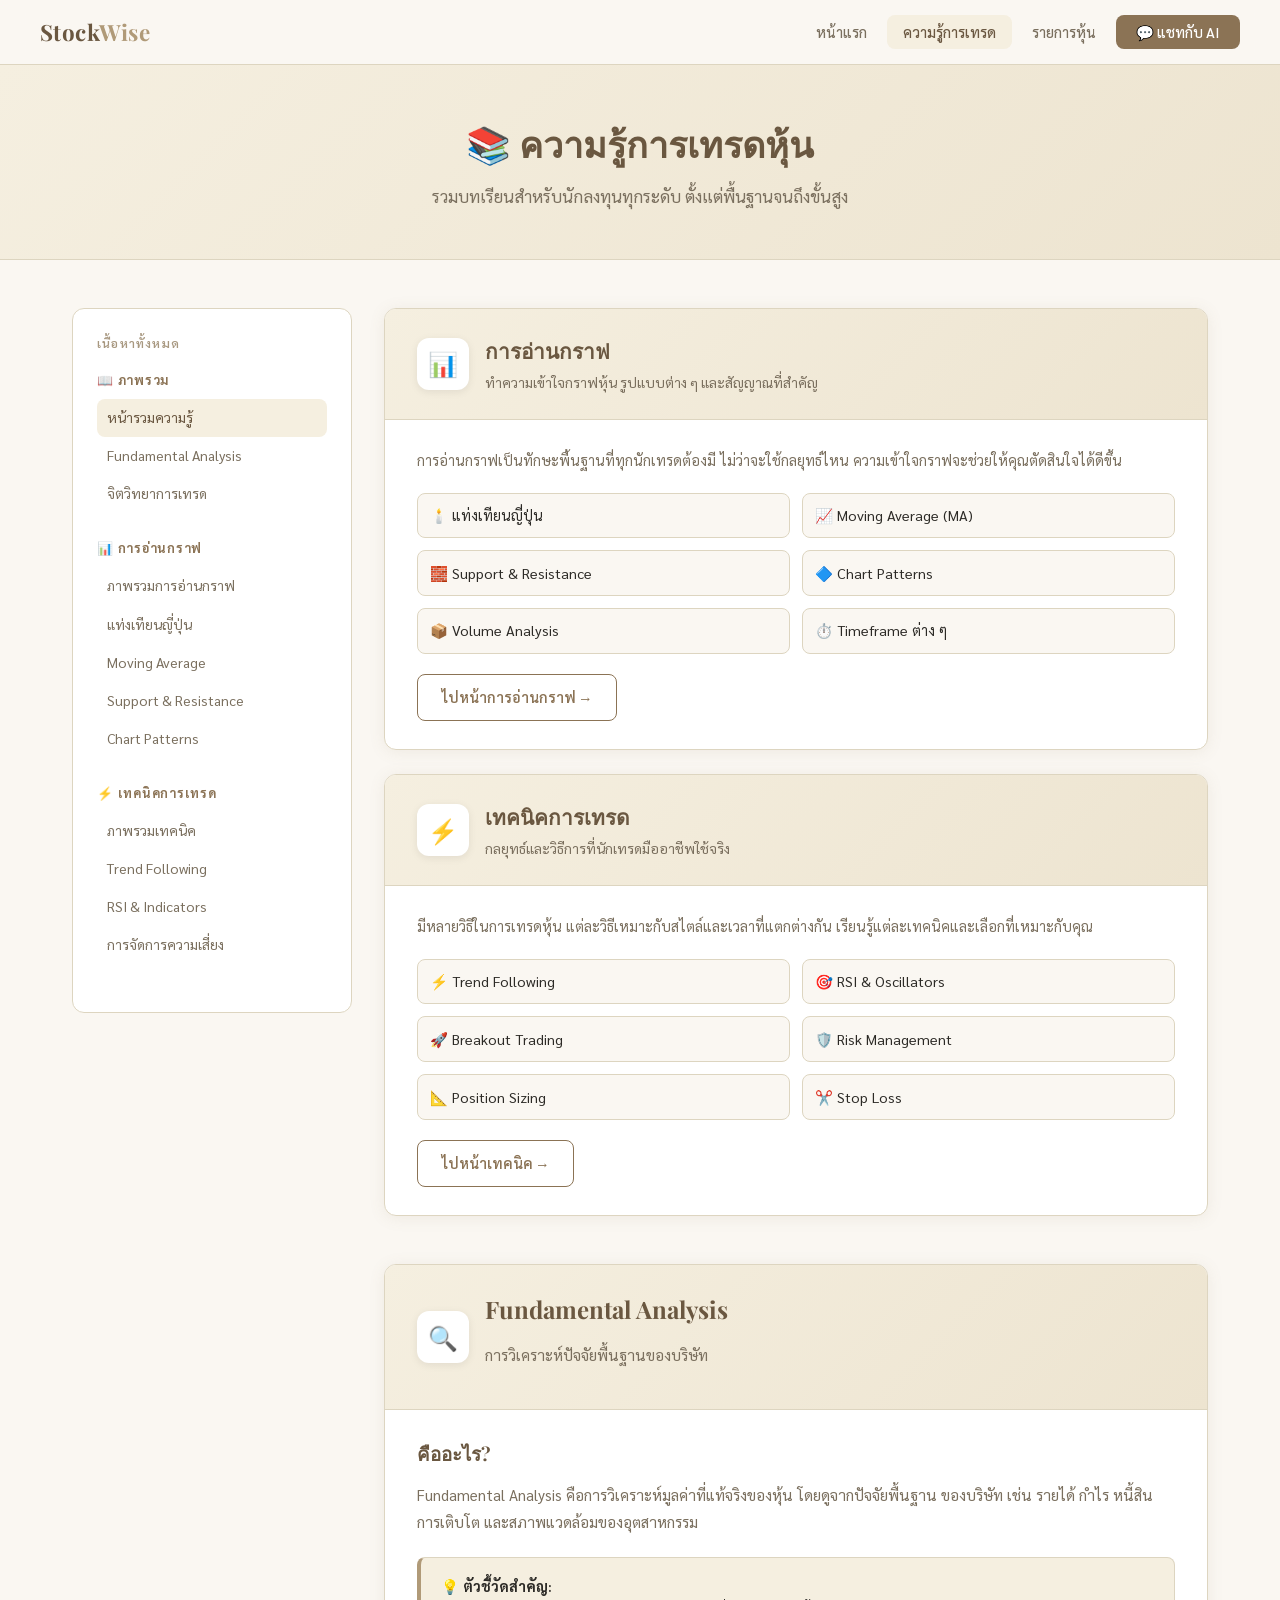
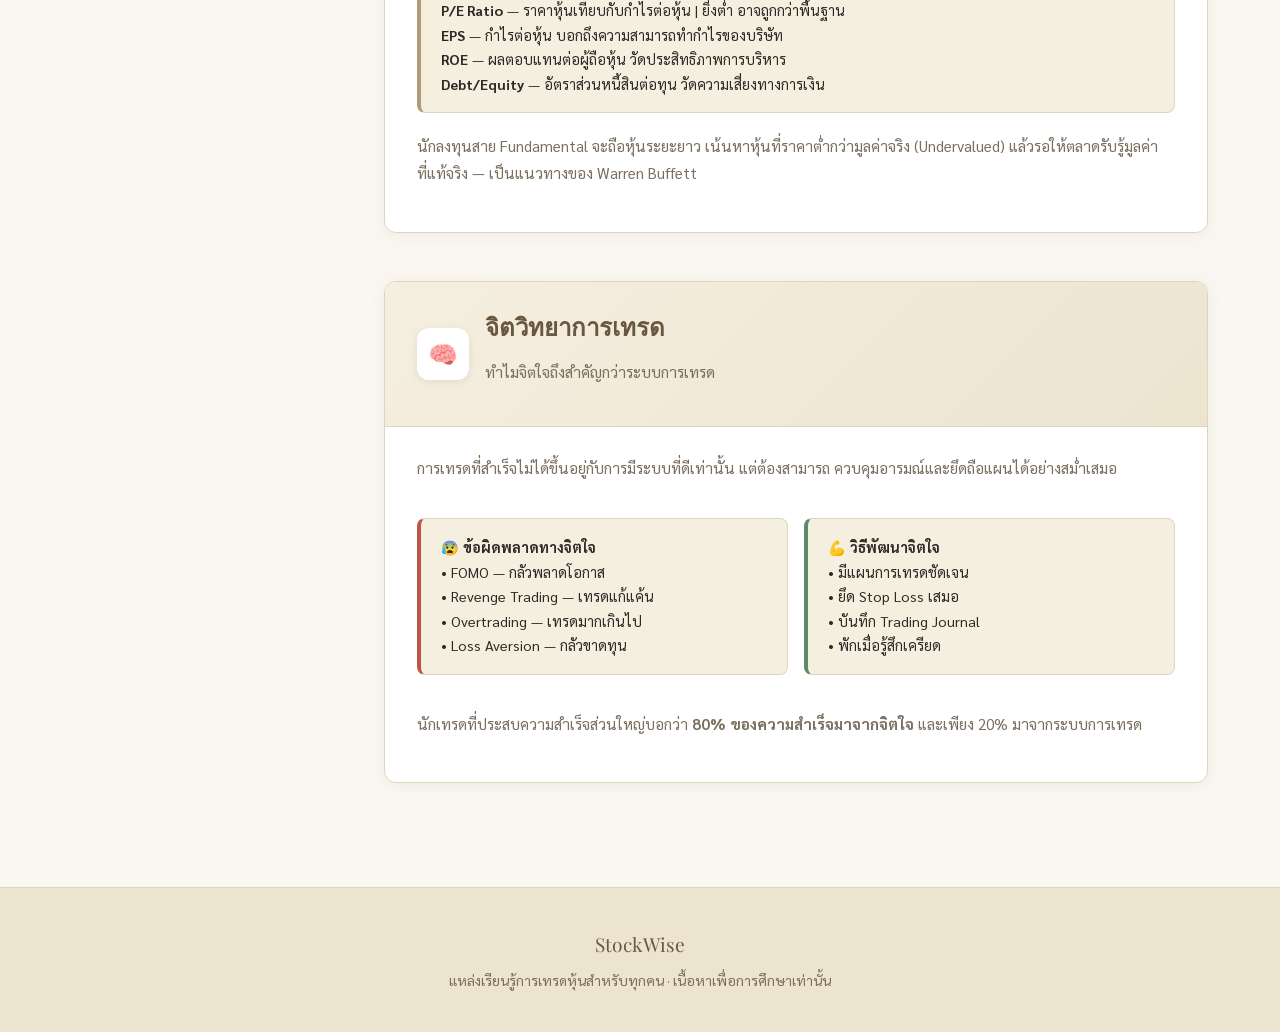
<file: learn.html>
<!DOCTYPE html>
<html lang="th">
<head>
  <meta charset="UTF-8" />
  <meta name="viewport" content="width=device-width, initial-scale=1.0" />
  <title>ความรู้การเทรด — StockWise</title>
  <link rel="stylesheet" href="style.css" />
  <style>
    .learn-grid {
      display: grid;
      grid-template-columns: 280px 1fr;
      gap: 2rem;
      max-width: 1200px;
      margin: 3rem auto;
      padding: 0 2rem;
      align-items: start;
    }

    /* ─── SIDEBAR ─── */
    .sidebar {
      background: var(--card);
      border: 1px solid var(--border);
      border-radius: var(--radius);
      padding: 1.5rem;
      position: sticky;
      top: 84px;
    }

    .sidebar-title {
      font-size: 0.75rem;
      text-transform: uppercase;
      letter-spacing: 0.1em;
      color: var(--text-light);
      font-weight: 600;
      margin-bottom: 1rem;
    }

    .sidebar-section { margin-bottom: 1.5rem; }

    .sidebar-section-label {
      font-size: 0.8rem;
      font-weight: 700;
      color: var(--accent);
      text-transform: uppercase;
      letter-spacing: 0.06em;
      margin-bottom: 0.5rem;
    }

    .sidebar-link {
      display: flex;
      align-items: center;
      gap: 0.6rem;
      text-decoration: none;
      color: var(--text-muted);
      font-size: 0.875rem;
      padding: 0.45rem 0.6rem;
      border-radius: var(--radius-sm);
      transition: all 0.15s;
    }

    .sidebar-link:hover, .sidebar-link.active {
      color: var(--accent-dark);
      background: var(--egg);
    }

    /* ─── MAIN CONTENT ─── */
    .learn-main {}

    .module-card {
      background: var(--card);
      border: 1px solid var(--border);
      border-radius: var(--radius);
      overflow: hidden;
      margin-bottom: 1.5rem;
      box-shadow: var(--shadow);
      transition: all 0.25s;
    }

    .module-card:hover { box-shadow: var(--shadow-lg); }

    .module-header {
      padding: 1.5rem 2rem;
      background: linear-gradient(135deg, var(--egg), var(--cream));
      border-bottom: 1px solid var(--border);
      display: flex;
      align-items: center;
      gap: 1rem;
    }

    .module-icon {
      width: 52px; height: 52px;
      background: #fff;
      border-radius: 12px;
      display: flex;
      align-items: center;
      justify-content: center;
      font-size: 1.5rem;
      box-shadow: 0 2px 8px rgba(0,0,0,0.08);
      flex-shrink: 0;
    }

    .module-header h2 {
      font-family: 'Playfair Display', serif;
      font-size: 1.3rem;
      color: var(--accent-dark);
      margin-bottom: 0.2rem;
    }

    .module-header p {
      color: var(--text-muted);
      font-size: 0.875rem;
    }

    .module-body { padding: 1.75rem 2rem; }

    .topic-list {
      list-style: none;
      display: grid;
      grid-template-columns: 1fr 1fr;
      gap: 0.75rem;
    }

    .topic-list li a {
      display: flex;
      align-items: center;
      gap: 0.5rem;
      text-decoration: none;
      color: var(--text);
      font-size: 0.9rem;
      padding: 0.6rem 0.75rem;
      border: 1px solid var(--border);
      border-radius: var(--radius-sm);
      background: var(--bg);
      transition: all 0.15s;
    }

    .topic-list li a:hover {
      border-color: var(--accent-light);
      background: var(--egg);
      color: var(--accent-dark);
    }

    /* ─── INLINE ARTICLE SECTIONS ─── */
    .article-section {
      margin-top: 3rem;
      scroll-margin-top: 84px;
    }

    .article-section h2 {
      font-family: 'Playfair Display', serif;
      font-size: 1.5rem;
      color: var(--accent-dark);
      margin-bottom: 0.75rem;
    }

    .article-section p {
      color: var(--text-muted);
      font-size: 0.95rem;
      line-height: 1.8;
      margin-bottom: 1rem;
    }

    .info-box {
      background: var(--egg);
      border: 1px solid var(--border);
      border-left: 4px solid var(--accent-light);
      border-radius: var(--radius-sm);
      padding: 1rem 1.25rem;
      margin: 1.25rem 0;
      font-size: 0.9rem;
      color: var(--text);
      line-height: 1.7;
    }

    @media (max-width: 900px) {
      .learn-grid { grid-template-columns: 1fr; }
      .sidebar { position: static; }
      .topic-list { grid-template-columns: 1fr; }
    }
  </style>
</head>
<body>

<nav>
  <div class="nav-inner">
    <a href="index.html" class="nav-logo">Stock<span>Wise</span></a>
    <div class="nav-toggle"><span></span><span></span><span></span></div>
    <ul class="nav-links">
      <li><a href="index.html">หน้าแรก</a></li>
      <li><a href="learn.html" class="active">ความรู้การเทรด</a></li>
      <li><a href="stocks.html">รายการหุ้น</a></li>
      <li><a href="chat.html" class="nav-cta">💬 แชทกับ AI</a></li>
    </ul>
  </div>
</nav>

<div class="page-header">
  <h1>📚 ความรู้การเทรดหุ้น</h1>
  <p>รวมบทเรียนสำหรับนักลงทุนทุกระดับ ตั้งแต่พื้นฐานจนถึงขั้นสูง</p>
</div>

<div class="learn-grid">
  <!-- SIDEBAR -->
  <aside class="sidebar">
    <div class="sidebar-title">เนื้อหาทั้งหมด</div>

    <div class="sidebar-section">
      <div class="sidebar-section-label">📖 ภาพรวม</div>
      <a href="learn.html" class="sidebar-link active">หน้ารวมความรู้</a>
      <a href="learn.html#fundamental" class="sidebar-link">Fundamental Analysis</a>
      <a href="learn.html#psychology" class="sidebar-link">จิตวิทยาการเทรด</a>
    </div>

    <div class="sidebar-section">
      <div class="sidebar-section-label">📊 การอ่านกราฟ</div>
      <a href="learn-chart.html" class="sidebar-link">ภาพรวมการอ่านกราฟ</a>
      <a href="learn-chart.html#candlestick" class="sidebar-link">แท่งเทียนญี่ปุ่น</a>
      <a href="learn-chart.html#ma" class="sidebar-link">Moving Average</a>
      <a href="learn-chart.html#support" class="sidebar-link">Support & Resistance</a>
      <a href="learn-chart.html#patterns" class="sidebar-link">Chart Patterns</a>
    </div>

    <div class="sidebar-section">
      <div class="sidebar-section-label">⚡ เทคนิคการเทรด</div>
      <a href="learn-technique.html" class="sidebar-link">ภาพรวมเทคนิค</a>
      <a href="learn-technique.html#trend" class="sidebar-link">Trend Following</a>
      <a href="learn-technique.html#rsi" class="sidebar-link">RSI & Indicators</a>
      <a href="learn-technique.html#risk" class="sidebar-link">การจัดการความเสี่ยง</a>
    </div>
  </aside>

  <!-- MAIN -->
  <main class="learn-main">

    <!-- Module: Chart Reading -->
    <div class="module-card fade-up">
      <div class="module-header">
        <div class="module-icon">📊</div>
        <div>
          <h2>การอ่านกราฟ</h2>
          <p>ทำความเข้าใจกราฟหุ้น รูปแบบต่าง ๆ และสัญญาณที่สำคัญ</p>
        </div>
      </div>
      <div class="module-body">
        <p style="color:var(--text-muted);font-size:0.9rem;margin-bottom:1.25rem">
          การอ่านกราฟเป็นทักษะพื้นฐานที่ทุกนักเทรดต้องมี ไม่ว่าจะใช้กลยุทธ์ไหน
          ความเข้าใจกราฟจะช่วยให้คุณตัดสินใจได้ดีขึ้น
        </p>
        <ul class="topic-list">
          <li><a href="learn-chart.html#candlestick">🕯️ แท่งเทียนญี่ปุ่น</a></li>
          <li><a href="learn-chart.html#ma">📈 Moving Average (MA)</a></li>
          <li><a href="learn-chart.html#support">🧱 Support & Resistance</a></li>
          <li><a href="learn-chart.html#patterns">🔷 Chart Patterns</a></li>
          <li><a href="learn-chart.html#volume">📦 Volume Analysis</a></li>
          <li><a href="learn-chart.html#timeframe">⏱️ Timeframe ต่าง ๆ</a></li>
        </ul>
        <div style="margin-top:1.25rem">
          <a href="learn-chart.html" class="btn btn-outline">ไปหน้าการอ่านกราฟ →</a>
        </div>
      </div>
    </div>

    <!-- Module: Techniques -->
    <div class="module-card fade-up fade-up-delay-1">
      <div class="module-header">
        <div class="module-icon">⚡</div>
        <div>
          <h2>เทคนิคการเทรด</h2>
          <p>กลยุทธ์และวิธีการที่นักเทรดมืออาชีพใช้จริง</p>
        </div>
      </div>
      <div class="module-body">
        <p style="color:var(--text-muted);font-size:0.9rem;margin-bottom:1.25rem">
          มีหลายวิธีในการเทรดหุ้น แต่ละวิธีเหมาะกับสไตล์และเวลาที่แตกต่างกัน
          เรียนรู้แต่ละเทคนิคและเลือกที่เหมาะกับคุณ
        </p>
        <ul class="topic-list">
          <li><a href="learn-technique.html#trend">⚡ Trend Following</a></li>
          <li><a href="learn-technique.html#rsi">🎯 RSI & Oscillators</a></li>
          <li><a href="learn-technique.html#breakout">🚀 Breakout Trading</a></li>
          <li><a href="learn-technique.html#risk">🛡️ Risk Management</a></li>
          <li><a href="learn-technique.html#position">📐 Position Sizing</a></li>
          <li><a href="learn-technique.html#stoploss">✂️ Stop Loss</a></li>
        </ul>
        <div style="margin-top:1.25rem">
          <a href="learn-technique.html" class="btn btn-outline">ไปหน้าเทคนิค →</a>
        </div>
      </div>
    </div>

    <!-- Inline: Fundamental -->
    <div class="article-section" id="fundamental">
      <div class="module-card">
        <div class="module-header">
          <div class="module-icon">🔍</div>
          <div>
            <h2>Fundamental Analysis</h2>
            <p>การวิเคราะห์ปัจจัยพื้นฐานของบริษัท</p>
          </div>
        </div>
        <div class="module-body">
          <h3 style="font-family:'Playfair Display',serif;color:var(--accent-dark);margin-bottom:0.75rem">คืออะไร?</h3>
          <p style="color:var(--text-muted);font-size:0.95rem;line-height:1.8;margin-bottom:1rem">
            Fundamental Analysis คือการวิเคราะห์มูลค่าที่แท้จริงของหุ้น โดยดูจากปัจจัยพื้นฐาน
            ของบริษัท เช่น รายได้ กำไร หนี้สิน การเติบโต และสภาพแวดล้อมของอุตสาหกรรม
          </p>

          <div class="info-box">
            💡 <strong>ตัวชี้วัดสำคัญ:</strong><br/>
            <strong>P/E Ratio</strong> — ราคาหุ้นเทียบกับกำไรต่อหุ้น | ยิ่งต่ำ อาจถูกกว่าพื้นฐาน<br/>
            <strong>EPS</strong> — กำไรต่อหุ้น บอกถึงความสามารถทำกำไรของบริษัท<br/>
            <strong>ROE</strong> — ผลตอบแทนต่อผู้ถือหุ้น วัดประสิทธิภาพการบริหาร<br/>
            <strong>Debt/Equity</strong> — อัตราส่วนหนี้สินต่อทุน วัดความเสี่ยงทางการเงิน
          </div>

          <p style="color:var(--text-muted);font-size:0.95rem;line-height:1.8">
            นักลงทุนสาย Fundamental จะถือหุ้นระยะยาว เน้นหาหุ้นที่ราคาต่ำกว่ามูลค่าจริง (Undervalued)
            แล้วรอให้ตลาดรับรู้มูลค่าที่แท้จริง — เป็นแนวทางของ Warren Buffett
          </p>
        </div>
      </div>
    </div>

    <!-- Inline: Psychology -->
    <div class="article-section" id="psychology">
      <div class="module-card">
        <div class="module-header">
          <div class="module-icon">🧠</div>
          <div>
            <h2>จิตวิทยาการเทรด</h2>
            <p>ทำไมจิตใจถึงสำคัญกว่าระบบการเทรด</p>
          </div>
        </div>
        <div class="module-body">
          <p style="color:var(--text-muted);font-size:0.95rem;line-height:1.8;margin-bottom:1rem">
            การเทรดที่สำเร็จไม่ได้ขึ้นอยู่กับการมีระบบที่ดีเท่านั้น แต่ต้องสามารถ
            ควบคุมอารมณ์และยึดถือแผนได้อย่างสม่ำเสมอ
          </p>

          <div style="display:grid;grid-template-columns:1fr 1fr;gap:1rem;margin:1rem 0">
            <div class="info-box" style="border-left-color:var(--red)">
              😰 <strong>ข้อผิดพลาดทางจิตใจ</strong><br/>
              • FOMO — กลัวพลาดโอกาส<br/>
              • Revenge Trading — เทรดแก้แค้น<br/>
              • Overtrading — เทรดมากเกินไป<br/>
              • Loss Aversion — กลัวขาดทุน
            </div>
            <div class="info-box" style="border-left-color:var(--green)">
              💪 <strong>วิธีพัฒนาจิตใจ</strong><br/>
              • มีแผนการเทรดชัดเจน<br/>
              • ยึด Stop Loss เสมอ<br/>
              • บันทึก Trading Journal<br/>
              • พักเมื่อรู้สึกเครียด
            </div>
          </div>

          <p style="color:var(--text-muted);font-size:0.95rem;line-height:1.8">
            นักเทรดที่ประสบความสำเร็จส่วนใหญ่บอกว่า <strong>80% ของความสำเร็จมาจากจิตใจ</strong>
            และเพียง 20% มาจากระบบการเทรด
          </p>
        </div>
      </div>
    </div>

  </main>
</div>

<footer>
  <span class="footer-logo">StockWise</span>
  <p>แหล่งเรียนรู้การเทรดหุ้นสำหรับทุกคน · เนื้อหาเพื่อการศึกษาเท่านั้น</p>
</footer>

<script src="main.js"></script>
</body>
</html>
</file>
<file: style.css>
@import url('https://fonts.googleapis.com/css2?family=Playfair+Display:wght@400;600;700&family=Sarabun:wght@300;400;500;600&display=swap');

:root {
  --bg: #FAF7F2;
  --bg-alt: #F3EDE3;
  --card: #FFFFFF;
  --egg: #F5EFE0;
  --cream: #EDE4D0;
  --border: #DDD5C0;
  --accent: #8B7355;
  --accent-light: #B09A78;
  --accent-dark: #6A5740;
  --text: #2C2A26;
  --text-muted: #7A6F5E;
  --text-light: #A89880;
  --green: #5A8A6A;
  --red: #C0544A;
  --shadow: 0 2px 16px rgba(139,115,85,0.10);
  --shadow-lg: 0 8px 40px rgba(139,115,85,0.15);
  --radius: 12px;
  --radius-sm: 8px;
}

* { margin: 0; padding: 0; box-sizing: border-box; }

html { scroll-behavior: smooth; }

body {
  font-family: 'Sarabun', sans-serif;
  background-color: var(--bg);
  color: var(--text);
  line-height: 1.7;
  font-size: 16px;
}

/* ─── NAVBAR ─── */
nav {
  background: rgba(250,247,242,0.92);
  backdrop-filter: blur(12px);
  border-bottom: 1px solid var(--border);
  position: sticky;
  top: 0;
  z-index: 100;
  padding: 0 2rem;
}

.nav-inner {
  max-width: 1200px;
  margin: 0 auto;
  display: flex;
  align-items: center;
  justify-content: space-between;
  height: 64px;
}

.nav-logo {
  font-family: 'Playfair Display', serif;
  font-size: 1.4rem;
  font-weight: 700;
  color: var(--accent-dark);
  text-decoration: none;
  letter-spacing: 0.02em;
}

.nav-logo span {
  color: var(--accent-light);
}

.nav-links {
  display: flex;
  gap: 0.25rem;
  list-style: none;
  align-items: center;
}

.nav-links a {
  text-decoration: none;
  color: var(--text-muted);
  font-size: 0.9rem;
  font-weight: 500;
  padding: 0.5rem 1rem;
  border-radius: var(--radius-sm);
  transition: all 0.2s;
}

.nav-links a:hover,
.nav-links a.active {
  color: var(--accent-dark);
  background: var(--egg);
}

.nav-links a.nav-cta {
  background: var(--accent);
  color: #fff;
  padding: 0.5rem 1.25rem;
}

.nav-links a.nav-cta:hover {
  background: var(--accent-dark);
  color: #fff;
}

/* ─── LAYOUT ─── */
.container {
  max-width: 1200px;
  margin: 0 auto;
  padding: 0 2rem;
}

.page-header {
  background: linear-gradient(135deg, var(--egg) 0%, var(--cream) 100%);
  border-bottom: 1px solid var(--border);
  padding: 3rem 2rem;
  text-align: center;
}

.page-header h1 {
  font-family: 'Playfair Display', serif;
  font-size: 2.25rem;
  font-weight: 700;
  color: var(--accent-dark);
  margin-bottom: 0.5rem;
}

.page-header p {
  color: var(--text-muted);
  font-size: 1.05rem;
}

/* ─── CARDS ─── */
.card {
  background: var(--card);
  border: 1px solid var(--border);
  border-radius: var(--radius);
  padding: 1.5rem;
  box-shadow: var(--shadow);
  transition: box-shadow 0.2s, transform 0.2s;
}

.card:hover {
  box-shadow: var(--shadow-lg);
  transform: translateY(-2px);
}

/* ─── BUTTONS ─── */
.btn {
  display: inline-flex;
  align-items: center;
  gap: 0.5rem;
  padding: 0.65rem 1.5rem;
  border-radius: var(--radius-sm);
  font-family: 'Sarabun', sans-serif;
  font-size: 0.9rem;
  font-weight: 600;
  text-decoration: none;
  cursor: pointer;
  border: none;
  transition: all 0.2s;
}

.btn-primary {
  background: var(--accent);
  color: #fff;
}

.btn-primary:hover {
  background: var(--accent-dark);
}

.btn-outline {
  background: transparent;
  color: var(--accent);
  border: 1.5px solid var(--accent);
}

.btn-outline:hover {
  background: var(--accent);
  color: #fff;
}

/* ─── TAGS / BADGES ─── */
.badge {
  display: inline-block;
  padding: 0.2rem 0.7rem;
  border-radius: 999px;
  font-size: 0.75rem;
  font-weight: 600;
}

.badge-accent { background: var(--egg); color: var(--accent-dark); }
.badge-green  { background: #EAF4EE; color: var(--green); }
.badge-red    { background: #FAEAEA; color: var(--red); }

/* ─── PRICE COLORS ─── */
.price-up   { color: var(--green); font-weight: 600; }
.price-down { color: var(--red);   font-weight: 600; }
.price-flat { color: var(--text-muted); font-weight: 600; }

/* ─── FOOTER ─── */
footer {
  background: var(--cream);
  border-top: 1px solid var(--border);
  padding: 2.5rem 2rem;
  text-align: center;
  color: var(--text-muted);
  font-size: 0.875rem;
  margin-top: 5rem;
}

footer .footer-logo {
  font-family: 'Playfair Display', serif;
  font-size: 1.2rem;
  color: var(--accent-dark);
  margin-bottom: 0.5rem;
  display: block;
}

/* ─── SECTION TITLES ─── */
.section-title {
  font-family: 'Playfair Display', serif;
  font-size: 1.6rem;
  font-weight: 700;
  color: var(--accent-dark);
  margin-bottom: 0.4rem;
}

.section-subtitle {
  color: var(--text-muted);
  margin-bottom: 2rem;
  font-size: 0.95rem;
}

/* ─── DIVIDER ─── */
.divider {
  width: 48px;
  height: 3px;
  background: var(--accent-light);
  border-radius: 2px;
  margin: 0.75rem 0 1.5rem;
}

/* ─── MOBILE NAV TOGGLE ─── */
.nav-toggle {
  display: none;
  flex-direction: column;
  gap: 5px;
  cursor: pointer;
  padding: 4px;
}

.nav-toggle span {
  width: 24px;
  height: 2px;
  background: var(--accent);
  border-radius: 2px;
  transition: all 0.3s;
}

@media (max-width: 768px) {
  .nav-toggle { display: flex; }
  
  .nav-links {
    display: none;
    position: absolute;
    top: 64px;
    left: 0; right: 0;
    background: var(--bg);
    border-bottom: 1px solid var(--border);
    flex-direction: column;
    padding: 1rem;
    gap: 0.25rem;
  }

  .nav-links.open { display: flex; }
  .nav-links a { width: 100%; }
  .container { padding: 0 1rem; }
  .page-header { padding: 2rem 1rem; }
  .page-header h1 { font-size: 1.75rem; }
}

/* ─── ANIMATIONS ─── */
@keyframes fadeUp {
  from { opacity: 0; transform: translateY(20px); }
  to   { opacity: 1; transform: translateY(0); }
}

.fade-up {
  animation: fadeUp 0.5s ease forwards;
}

.fade-up-delay-1 { animation-delay: 0.1s; opacity: 0; }
.fade-up-delay-2 { animation-delay: 0.2s; opacity: 0; }
.fade-up-delay-3 { animation-delay: 0.3s; opacity: 0; }
.fade-up-delay-4 { animation-delay: 0.4s; opacity: 0; }
</file>
